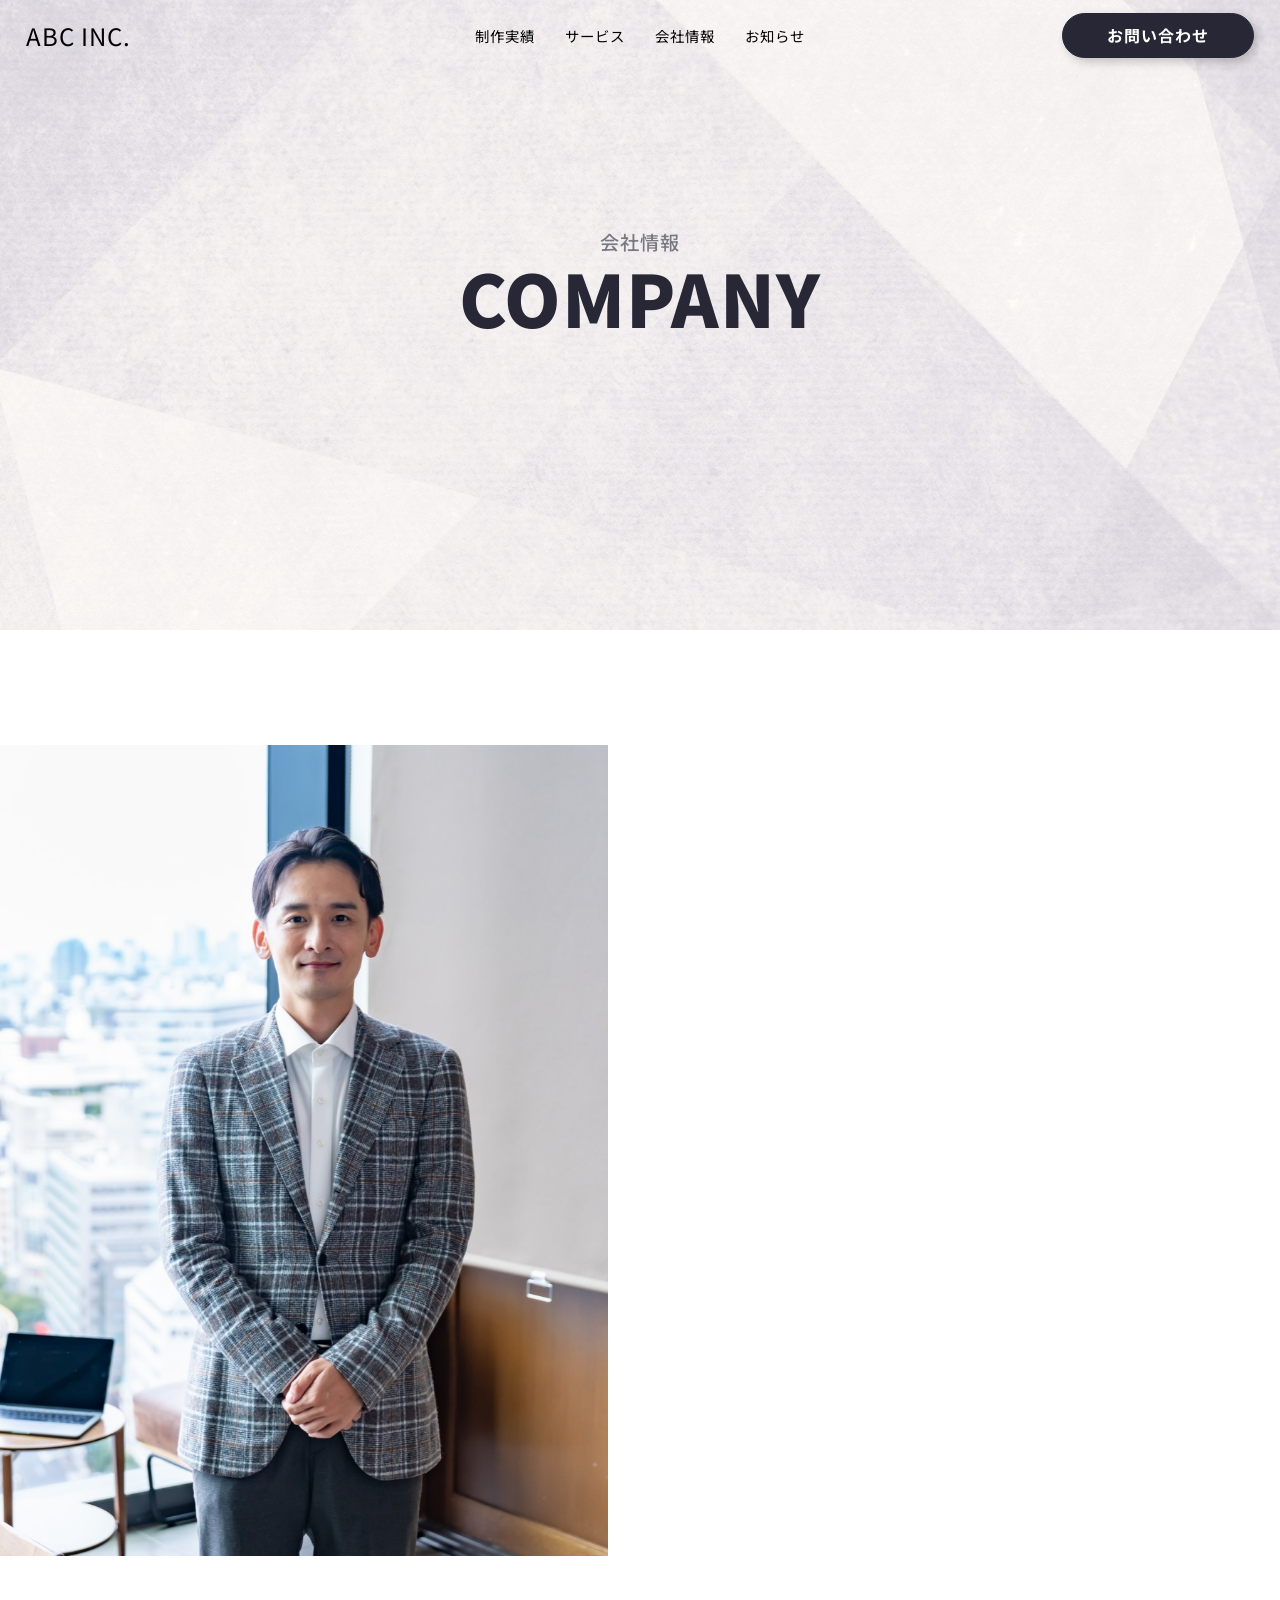
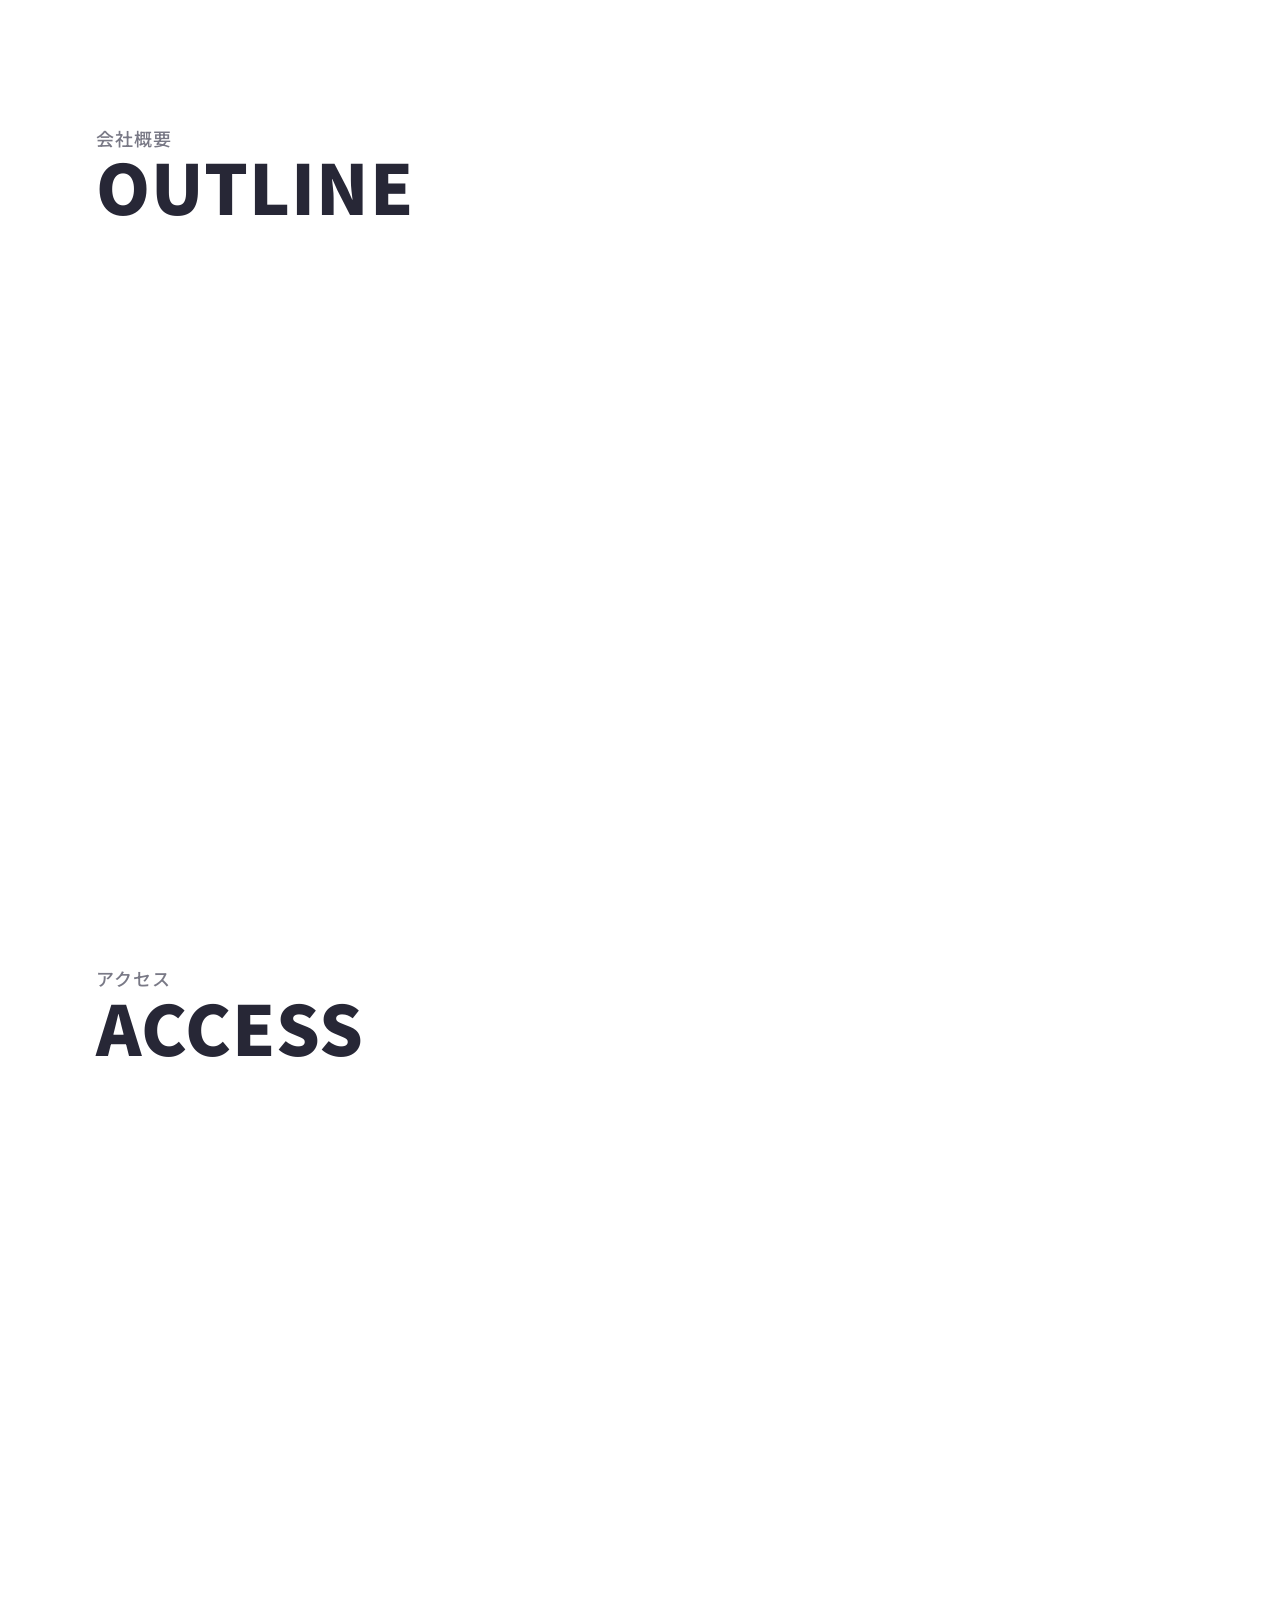
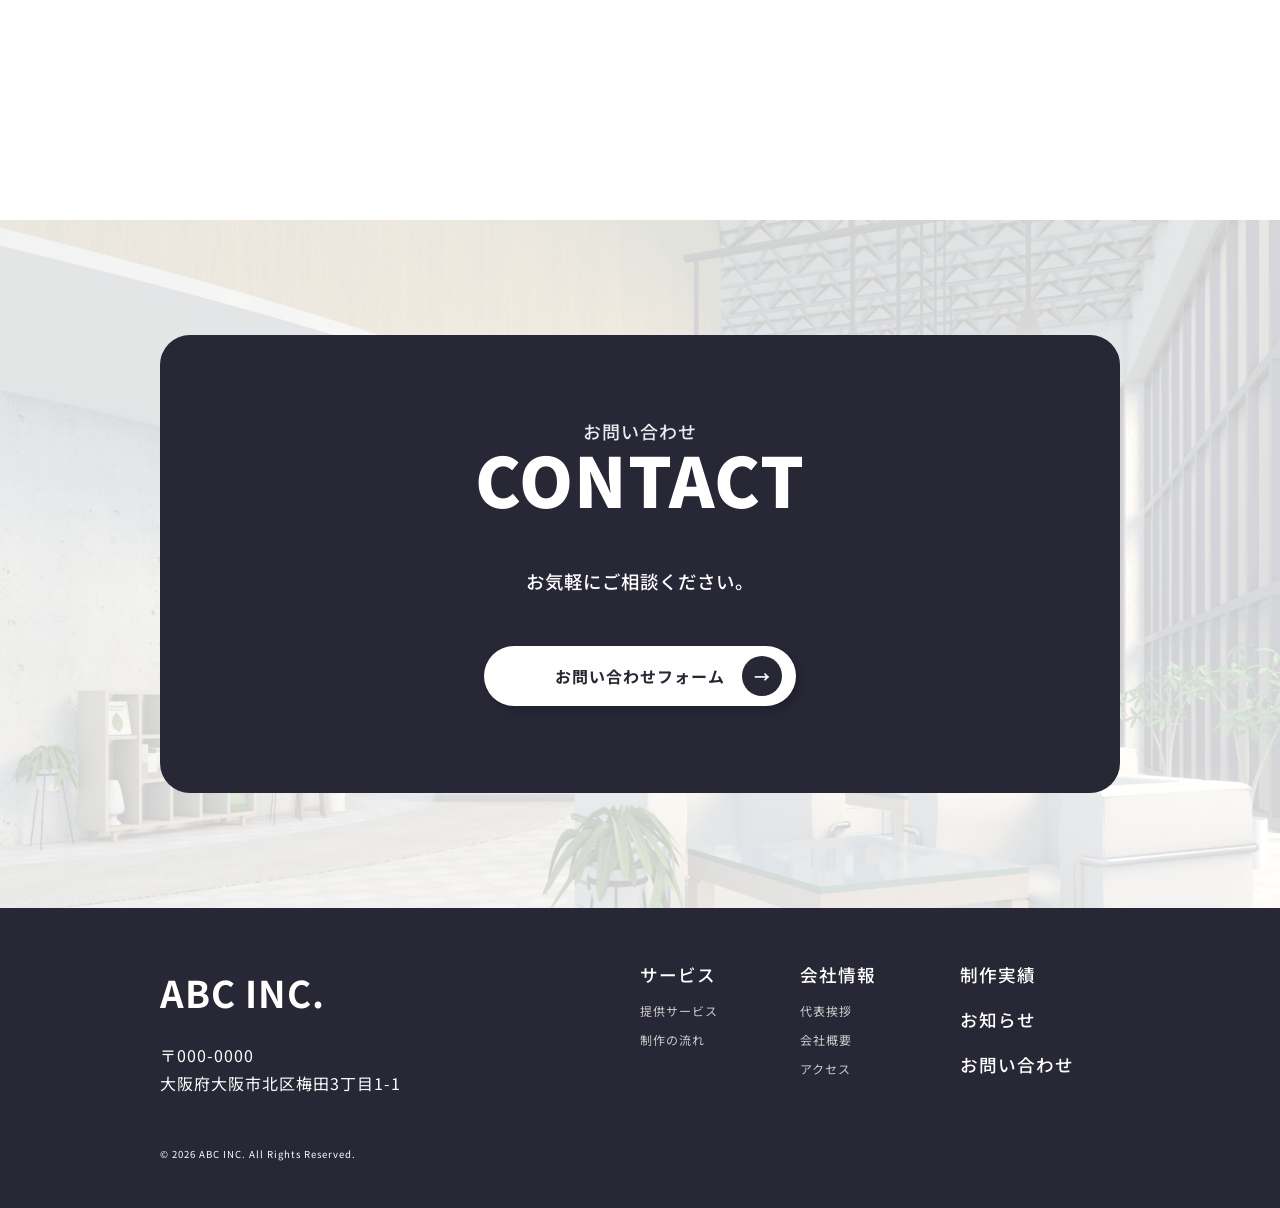
<file: html/company.html>
<!DOCTYPE html>
<html lang="ja">
<head>
  <meta charset="UTF-8">
  <title>ABC INC.</title>
  <meta name="description"
    content="ABC株式会社はお客様の課題に寄り添い、成果につながるWeb制作とwebマーケティングを提供し、事業価値を高める支援を行います。">
  <meta name="keywords" content="ABC株式会社,Web制作会社,webサイト制作,webマーケティング">
  <meta name="viewport" content="width=device-width, initial-scale=1.0">
  <meta property="og:url" content="">
  <meta property="og:type" content="website">
  <meta property="og:title" content="ABC株式会社">
  <meta property="og:description"
    content="ABC株式会社はお客様の課題に寄り添い、成果につながるWeb制作とwebマーケティングを提供し、事業価値を高める支援を行います。">
  <meta property="og:site_name" content="ABC株式会社">
  <meta property="og:image" content="">
  <link rel="icon" href="favicon.ico">
  <link rel="preconnect" href="https://fonts.googleapis.com">
  <link rel="preconnect" href="https://fonts.gstatic.com" crossorigin>
  <link href="https://fonts.googleapis.com/css2?family=Noto+Sans+JP:wght@100..900&display=swap" rel="stylesheet">
  <link rel="stylesheet" type="text/css" href="../css/style.css">
</head>

<body>
  <header class="header sub" id="header">
    <div class="header-wrap">
      <div class="header-wrap__logo">
        <a href="/">
          <h1>ABC INC.</h1>
        </a>
      </div>
      <nav class="header-wrap__nav" id="h-menu">
          <div id="h-menu-list">
            <ul class="header-wrap__nav__list">
              <li class="header-wrap__nav__list__item">
                <a href="../html/works.html">制作実績</a>
              </li>
              <li class="header-wrap__nav__list__item">
                <a href="../html/service.html">サービス</a>
              </li>
              <li class="header-wrap__nav__list__item">
                <a href="../html/company.html">会社情報</a>
              </li>
              <li class="header-wrap__nav__list__item">
                <a href="../html/news.html">お知らせ</a>
              </li>
            </ul>
          </div>
      </nav>
      <div class="header-wrap__right">
        <div class="header-wrap__right__cta">
          <a href="../html/contact.html">お問い合わせ</a>
        </div>
        <div class="openbtn">
          <span></span>
          <span></span>
          <span></span>
        </div>
      </div>
    </div>
  </header>

  <main>
    <section class="top sub" id="top">
        <div class="top-wrap">
          <div class="top-wrap__ttl">
            <h2>
              <span>会社情報</span>
              COMPANY
            </h2>
          </div>
        </div>
      </section>

      <section class="mes" id="mes">
        <div class="mes-wrap __inner">
          <div class="mes-wrap__img">
            <img src="../img/com-mes.jpg" alt="代表画像">
          </div>
          <div class="mes-wrap__con fadeRightTrigger">
            <h2 class="ttl">
              <span>代表メッセージ</span>
              MESSAGE
            </h2>
            <h3 class="mes-wrap__con__copy">
              事業価値を高め、成長を支えるパートナー
            </h3>
            <p class="mes-wrap__con__txt">Web制作は「つくること」が目的ではなく、その先でどのような結果が生み出されるかが重要だと考えています。<br><br>
            Webは日々進化しており、ユーザーのニーズや求められる価値も常に変化しています。そうした環境の中で私たちは、お客様が抱えている課題や想いを理解し、しっかりと成果につなげることを大切にしています。<br><br>
            お客様と共に成長し信頼されるパートナーとして、最適なサービスを提供してまいります。</p>
            <p class="mes-wrap__con__name"><span>代表取締役社長</span>田中一郎</p>
          </div>
        </div>
      </section>
      
      <section class="out" id="out">
        <div class="out-wrap __inner">
          <div class="out-wrap__ttl">
            <h2 class="ttl">
              <span>会社概要</span>
              OUTLINE
            </h2>
          </div>
          <div class="out-wrap__body">
            <dl>
            <div class="row fadeUpTrigger">
              <dt>会社名</dt>
              <dd>ABC INC.</dd>
            </div>

            <div class="row fadeUpTrigger">
              <dt>所在地</dt>
              <dd>大阪府大阪市北区梅田3丁目1-1</dd>
            </div>
            
            <div class="row fadeUpTrigger">
              <dt>設立</dt>
              <dd>2015年5月1日</dd>
            </div>

            <div class="row fadeUpTrigger">
              <dt>代表者</dt>
              <dd>田中一郎</dd>
            </div>

            <div class="row fadeUpTrigger">
              <dt>資本金</dt>
              <dd>4000万円</dd>
            </div>

            <div class="row fadeUpTrigger">
              <dt>スタッフ数</dt>
              <dd>30名（2026年現在）</dd>
            </div>

            <div class="row fadeUpTrigger">
              <dt>事業内容</dt>
              <dd>Webサイト制作、Webマーケティング支援</dd>
            </div>
          </dl>
          </div>
        </div>
      </section>

      <section class="acc" id="acc">
        <div class="acc-wrap __inner">
          <div class="acc-wrap__ttl">
            <h2 class="ttl">
              <span>アクセス</span>
              ACCESS
            </h2>
          </div>
          <div class="acc-wrap__body">
            <div class="acc-wrap__body__map">
              <iframe src="https://www.google.com/maps/embed?pb=!1m18!1m12!1m3!1d3280.1068285141323!2d135.4933756760103!3d34.702485372918986!2m3!1f0!2f0!3f0!3m2!1i1024!2i768!4f13.1!3m3!1m2!1s0x6000e68d95e3a70b%3A0x1baec822e859c84a!2z5aSn6Ziq6aeF!5e0!3m2!1sja!2sjp!4v1777968471405!5m2!1sja!2sjp" width="600" height="450" style="border:0;" allowfullscreen="" loading="lazy" referrerpolicy="no-referrer-when-downgrade"></iframe>
            </div>
            <div class="acc-wrap__body__add fadeLeftTrigger">
              <p class="acc-wrap__body__add__ttl">住所</p>
              <p class="acc-wrap__body__add__txt">〒000-0000<br>
              大阪府大阪市北区梅田3丁目1-1</p>
            </div>
          </div>
        </div>
      </section>

      <section class="contact" id="contact">
        <div class="contact-wrap __inner">
          <div class="contact-bg">
            <div class="contact-wrap__ttl">
              <h2 class="ttl">
                <span>お問い合わせ</span>
                CONTACT
              </h2>
            </div>
            <div class="contact-wrap__body">
              <div class="contact-wrap__body__txt">
                <p>お気軽にご相談ください。</p>
              </div>
              <div class="btn">
                <a href="../html/contact.html">お問い合わせフォーム
                  <span>→</span>
                </a>
              </div>
            </div>
          </div>
        </div>
      </section>
  </main>

  <footer class="footer" id="footer">
    <div class="footer-wrap">
      <div class="footer-wrap__left">
        <div class="footer-wrap__left__logo">
          <h2>ABC INC.</h2>
        </div>
        <div class="footer-wrap__left__add">
          <p>〒000-0000<br>
          大阪府大阪市北区梅田3丁目1-1</p>
        </div>
      </div>
      <div class="footer-wrap__right">
        <ul class="footer-wrap__right__list __left">
          <li class="footer-wrap__right__list__item">
            <a href="../html/service.html">サービス</a>
            <ul class="footer-wrap__right__list__item__sub">
              <li class="footer-wrap__right__list__item__sub__item">
                <a href="../html/service.html#pro">提供サービス</a>
              </li>
              <li class="footer-wrap__right__list__item__sub__item">
                <a href="../html/company.html#flow">制作の流れ</a>
              </li>
            </ul>
          </li>
        </ul>
        <ul class="footer-wrap__right__list">
          <li class="footer-wrap__right__list__item">
            <a href="../html/company.html">会社情報</a>
            <ul class="footer-wrap__right__list__item__sub">
              <li class="footer-wrap__right__list__item__sub__item">
                <a href="../html/company.html#mes">代表挨拶</a>
              </li>
              <li class="footer-wrap__right__list__item__sub__item">
                <a href="../html/company.html#out">会社概要</a>
              </li>
              <li class="footer-wrap__right__list__item__sub__item">
                <a href="../html/company.html#acc">アクセス</a>
              </li>
            </ul>
          </li>
        </ul>
        <ul class="footer-wrap__right__list">
          <li class="footer-wrap__right__list__item __mb">
            <a href="../html/works.html">制作実績</a>
          </li>
          <li class="footer-wrap__right__list__item __mb">
            <a href="../html/news.html">お知らせ</a>
          </li>
          <li class="footer-wrap__right__list__item __mb">
            <a href="../html/contact.html">お問い合わせ</a>
          </li>
        </ul>
      </div>
      <div class="footer-wrap__copyright">
        <p>© 2026 ABC INC. All Rights Reserved.</p>
      </div>
    </div>
  </footer>

  <script src="https://cdnjs.cloudflare.com/ajax/libs/jquery/3.4.1/jquery.min.js"></script>
  <script type="text/javascript" src="../js/hamburger.js"></script>
  <script type="text/javascript" src="../js/scrollheader.js"></script>
  <script type="text/javascript" src="../js/fadeIn.js"></script>
</body>

</html>
</file>
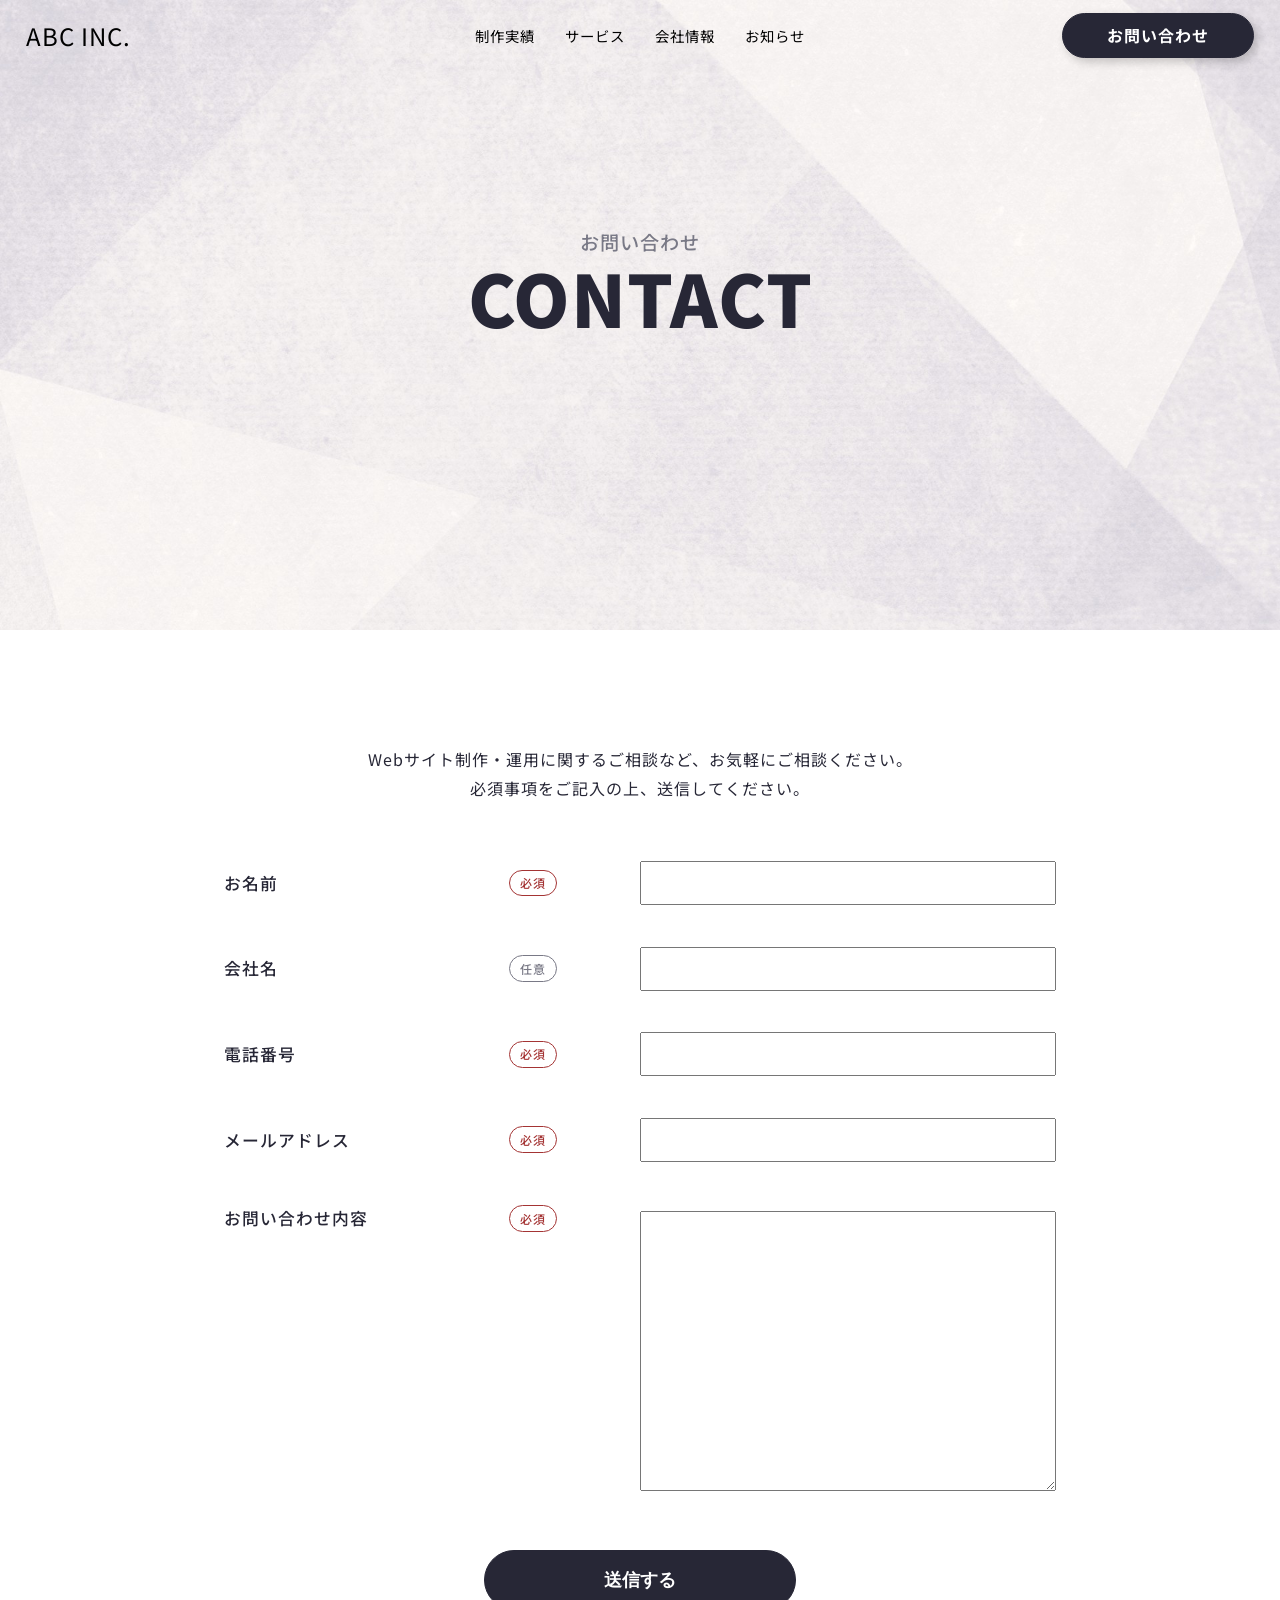
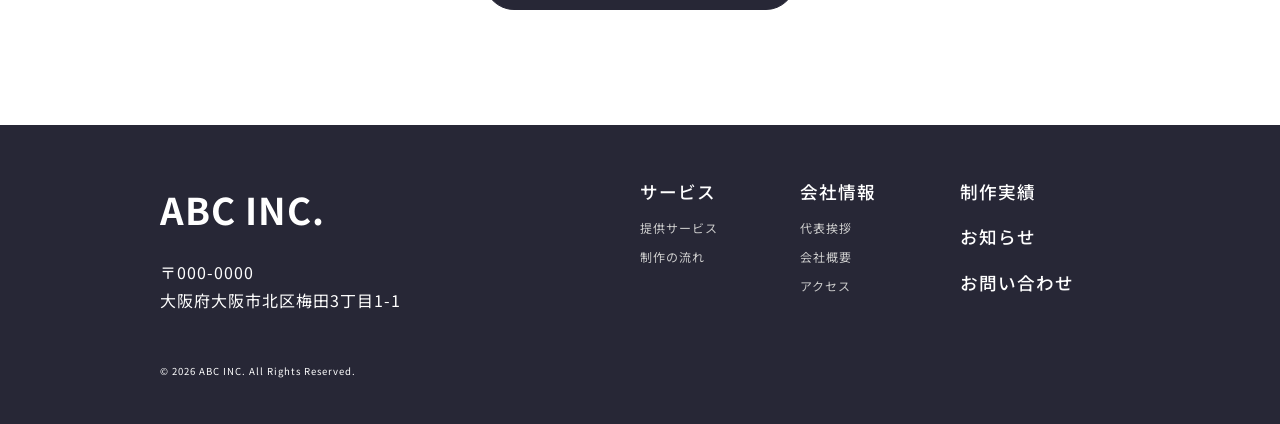
<file: html/contact.html>
<!DOCTYPE html>
<html lang="ja">
<head>
  <meta charset="UTF-8">
  <title>ABC INC.</title>
  <meta name="description"
    content="ABC株式会社はお客様の課題に寄り添い、成果につながるWeb制作とwebマーケティングを提供し、事業価値を高める支援を行います。">
  <meta name="keywords" content="ABC株式会社,Web制作会社,webサイト制作,webマーケティング">
  <meta name="viewport" content="width=device-width, initial-scale=1.0">
  <meta property="og:url" content="">
  <meta property="og:type" content="website">
  <meta property="og:title" content="ABC株式会社">
  <meta property="og:description"
    content="ABC株式会社はお客様の課題に寄り添い、成果につながるWeb制作とwebマーケティングを提供し、事業価値を高める支援を行います。">
  <meta property="og:site_name" content="ABC株式会社">
  <meta property="og:image" content="">
  <link rel="icon" href="favicon.ico">
  <link rel="preconnect" href="https://fonts.googleapis.com">
  <link rel="preconnect" href="https://fonts.gstatic.com" crossorigin>
  <link href="https://fonts.googleapis.com/css2?family=Noto+Sans+JP:wght@100..900&display=swap" rel="stylesheet">
  <link rel="stylesheet" type="text/css" href="../css/style.css">
</head>

<body>
  <header class="header sub" id="header">
    <div class="header-wrap">
      <div class="header-wrap__logo">
        <a href="/">
          <h1>ABC INC.</h1>
        </a>
      </div>
      <nav class="header-wrap__nav" id="h-menu">
          <div id="h-menu-list">
            <ul class="header-wrap__nav__list">
              <li class="header-wrap__nav__list__item">
                <a href="../html/works.html">制作実績</a>
              </li>
              <li class="header-wrap__nav__list__item">
                <a href="../html/service.html">サービス</a>
              </li>
              <li class="header-wrap__nav__list__item">
                <a href="../html/company.html">会社情報</a>
              </li>
              <li class="header-wrap__nav__list__item">
                <a href="../html/news.html">お知らせ</a>
              </li>
            </ul>
          </div>
      </nav>
      <div class="header-wrap__right">
        <div class="header-wrap__right__cta">
          <a href="../html/contact.html">お問い合わせ</a>
        </div>
        <div class="openbtn">
          <span></span>
          <span></span>
          <span></span>
        </div>
      </div>
    </div>
  </header>

  <main>
    <section class="top sub" id="top">
        <div class="top-wrap">
          <div class="top-wrap__ttl">
            <h2>
              <span>お問い合わせ</span>
              CONTACT
            </h2>
          </div>
        </div>
      </section>

      <section class="con" id="con">
        <div class="con-wrap __inner">
          <div class="con-wrap__txt">
            <p>Webサイト制作・運用に関するご相談など、お気軽にご相談ください。<br>
            必須事項をご記入の上、送信してください。</p>
          </div>
          <div class="con-wrap__body">
            <form class="con-wrap__body__form" method="post">
              <div class="con-wrap__body__form__block">
                <label class="con-wrap__body__form__block__left">
                  <p>お名前</p>
                  <span>必須</span>
                </label>
                <input type="text" id="name" name="user_name">
              </div>
              <div class="con-wrap__body__form__block">
                <label class="con-wrap__body__form__block__left">
                  <p>会社名</p>
                  <span class="opti">任意</span>
                </label>
                <input type="company" id="company" name="user_company">
              </div>
              <div class="con-wrap__body__form__block">
                <label class="con-wrap__body__form__block__left">
                  <p>電話番号</p>
                  <span>必須</span>
                </label>
                <input type="tel" id="tel" name="user_tel">
              </div>
              <div class="con-wrap__body__form__block">
                <label class="con-wrap__body__form__block__left">
                  <p>メールアドレス</p>
                  <span>必須</span>
                </label>
                <input type="mail" id="mail" name="user_mail">
              </div>
              <div class="con-wrap__body__form__block __con">
                <label class="con-wrap__body__form__block__left">
                  <p>お問い合わせ内容</p>
                  <span>必須</span>
                </label>
                <textarea name="message" id="message"></textarea>
              </div>
              <div class="con-wrap__body__form__btn">
                <button type="submit">送信する</button>
              </div>
            </form>
          </div>
        </div>
      </section>
  </main>

  <footer class="footer" id="footer">
    <div class="footer-wrap">
      <div class="footer-wrap__left">
        <div class="footer-wrap__left__logo">
          <h2>ABC INC.</h2>
        </div>
        <div class="footer-wrap__left__add">
          <p>〒000-0000<br>
          大阪府大阪市北区梅田3丁目1-1</p>
        </div>
      </div>
      <div class="footer-wrap__right">
        <ul class="footer-wrap__right__list __left">
          <li class="footer-wrap__right__list__item">
            <a href="../html/service.html">サービス</a>
            <ul class="footer-wrap__right__list__item__sub">
              <li class="footer-wrap__right__list__item__sub__item">
                <a href="../html/service.html#pro">提供サービス</a>
              </li>
              <li class="footer-wrap__right__list__item__sub__item">
                <a href="../html/company.html#flow">制作の流れ</a>
              </li>
            </ul>
          </li>
        </ul>
        <ul class="footer-wrap__right__list">
          <li class="footer-wrap__right__list__item">
            <a href="../html/company.html">会社情報</a>
            <ul class="footer-wrap__right__list__item__sub">
              <li class="footer-wrap__right__list__item__sub__item">
                <a href="../html/company.html#mes">代表挨拶</a>
              </li>
              <li class="footer-wrap__right__list__item__sub__item">
                <a href="../html/company.html#out">会社概要</a>
              </li>
              <li class="footer-wrap__right__list__item__sub__item">
                <a href="../html/company.html#acc">アクセス</a>
              </li>
            </ul>
          </li>
        </ul>
        <ul class="footer-wrap__right__list">
          <li class="footer-wrap__right__list__item __mb">
            <a href="../html/works.html">制作実績</a>
          </li>
          <li class="footer-wrap__right__list__item __mb">
            <a href="../html/news.html">お知らせ</a>
          </li>
          <li class="footer-wrap__right__list__item __mb">
            <a href="../html/contact.html">お問い合わせ</a>
          </li>
        </ul>
      </div>
      <div class="footer-wrap__copyright">
        <p>© 2026 ABC INC. All Rights Reserved.</p>
      </div>
    </div>
  </footer>

  <script src="https://cdnjs.cloudflare.com/ajax/libs/jquery/3.4.1/jquery.min.js"></script>
  <script type="text/javascript" src="../js/hamburger.js"></script>
  <script type="text/javascript" src="../js/scrollheader.js"></script>
</body>
</html>
</file>
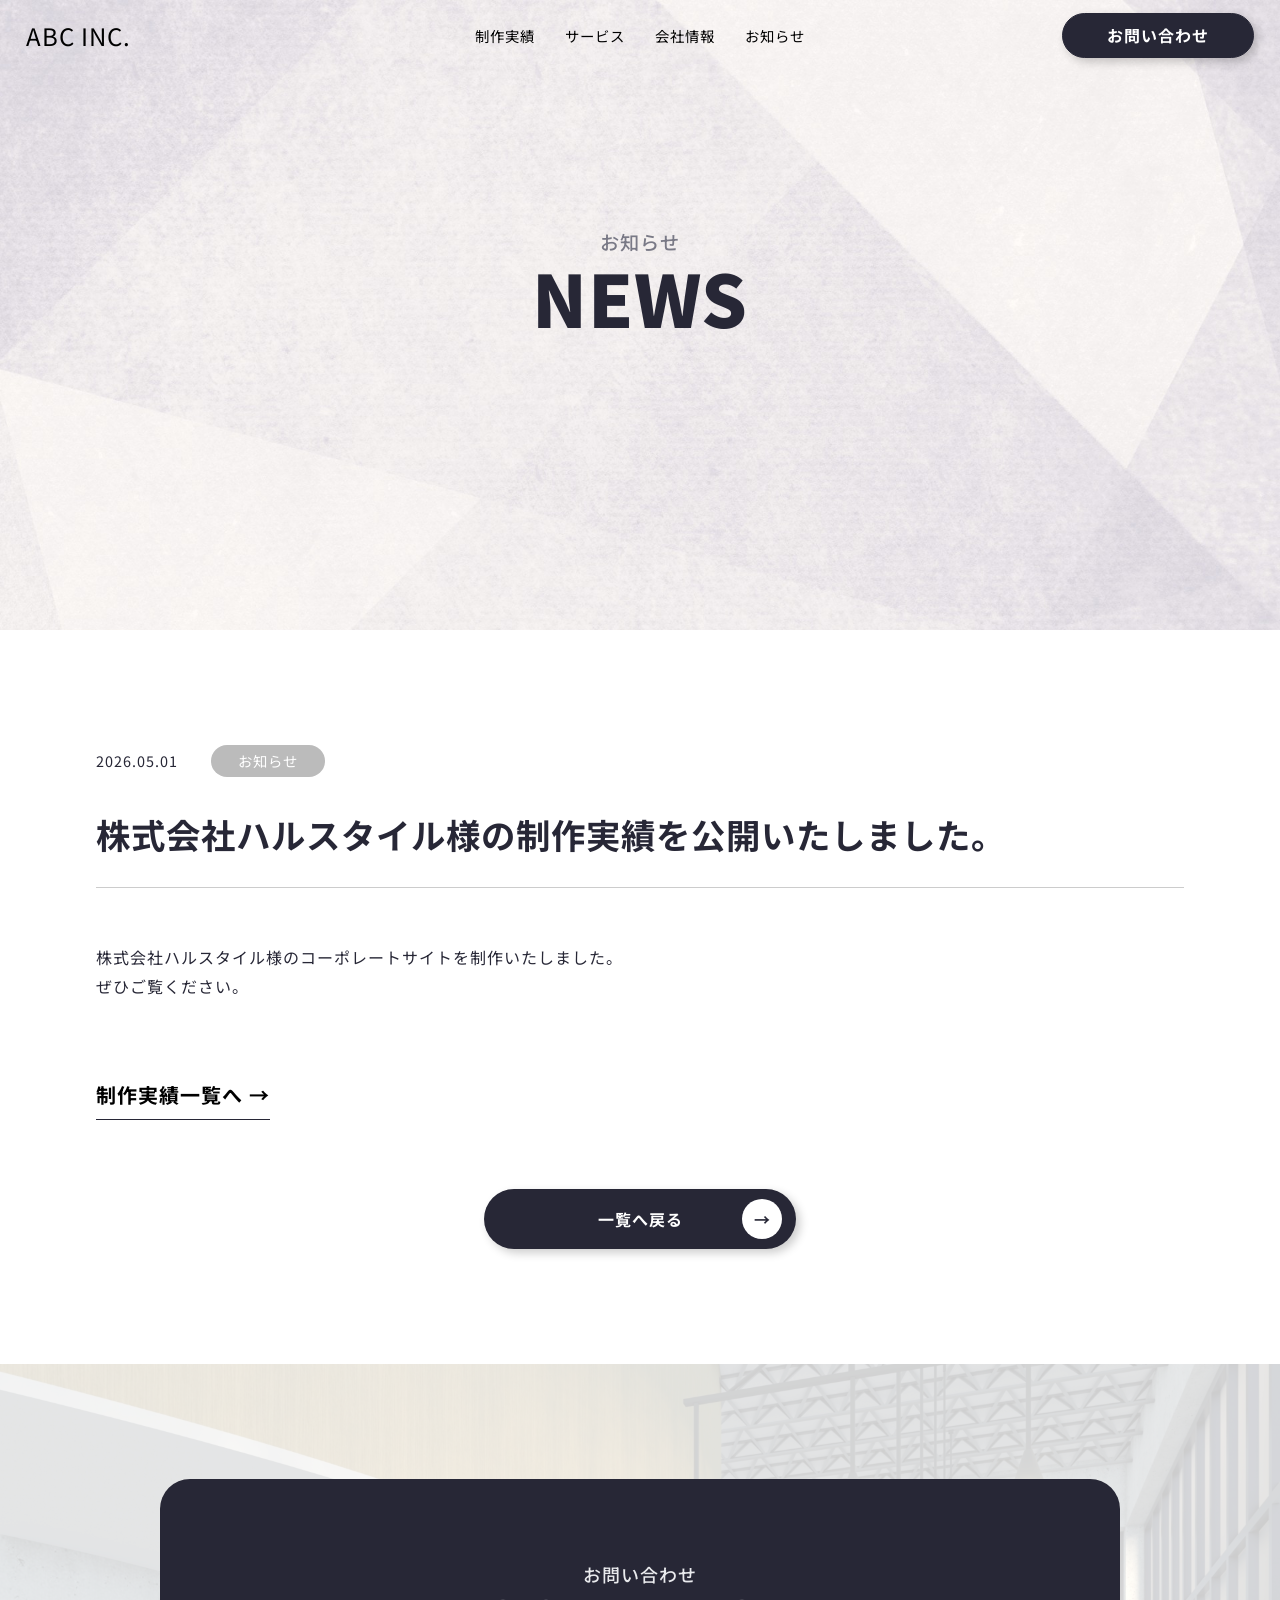
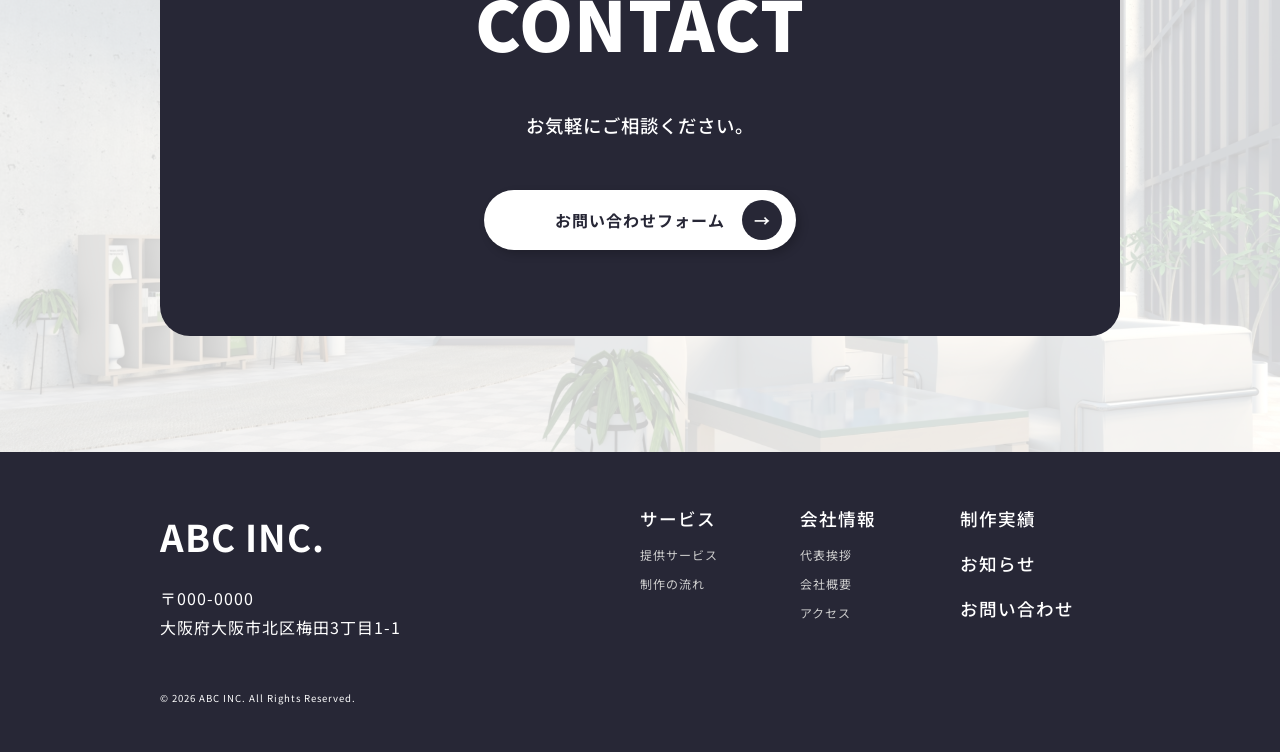
<file: html/news-details.html>
<!DOCTYPE html>
<html lang="ja">
<head>
  <meta charset="UTF-8">
  <title>ABC INC.</title>
  <meta name="description"
    content="ABC株式会社はお客様の課題に寄り添い、成果につながるWeb制作とwebマーケティングを提供し、事業価値を高める支援を行います。">
  <meta name="keywords" content="ABC株式会社,Web制作会社,webサイト制作,webマーケティング">
  <meta name="viewport" content="width=device-width, initial-scale=1.0">
  <meta property="og:url" content="">
  <meta property="og:type" content="website">
  <meta property="og:title" content="ABC株式会社">
  <meta property="og:description"
    content="ABC株式会社はお客様の課題に寄り添い、成果につながるWeb制作とwebマーケティングを提供し、事業価値を高める支援を行います。">
  <meta property="og:site_name" content="ABC株式会社">
  <meta property="og:image" content="">
  <link rel="icon" href="favicon.ico">
  <link rel="preconnect" href="https://fonts.googleapis.com">
  <link rel="preconnect" href="https://fonts.gstatic.com" crossorigin>
  <link href="https://fonts.googleapis.com/css2?family=Noto+Sans+JP:wght@100..900&display=swap" rel="stylesheet">
  <link rel="stylesheet" type="text/css" href="../css/style.css">
</head>

<body>
  <header class="header sub" id="header">
    <div class="header-wrap">
      <div class="header-wrap__logo">
        <a href="/">
          <h1>ABC INC.</h1>
        </a>
      </div>
      <nav class="header-wrap__nav" id="h-menu">
          <div id="h-menu-list">
            <ul class="header-wrap__nav__list">
              <li class="header-wrap__nav__list__item">
                <a href="../html/works.html">制作実績</a>
              </li>
              <li class="header-wrap__nav__list__item">
                <a href="../html/service.html">サービス</a>
              </li>
              <li class="header-wrap__nav__list__item">
                <a href="../html/company.html">会社情報</a>
              </li>
              <li class="header-wrap__nav__list__item">
                <a href="../html/news.html">お知らせ</a>
              </li>
            </ul>
          </div>
      </nav>
      <div class="header-wrap__right">
        <div class="header-wrap__right__cta">
          <a href="../html/contact.html">お問い合わせ</a>
        </div>
        <div class="openbtn">
          <span></span>
          <span></span>
          <span></span>
        </div>
      </div>
    </div>
  </header>

  <main>
    <section class="top sub" id="top">
        <div class="top-wrap">
          <div class="top-wrap__ttl">
            <h2>
              <span>お知らせ</span>
              NEWS
            </h2>
          </div>
        </div>
      </section>

      <section class="news_detail" id="news_detail">
        <div class="news_detail __inner">
          <div class="news_detail-wrap__ttl">
            <div class="news_detail-wrap__ttl__meta">
              <p class="news_detail-wrap__ttl__meta__date">2026.05.01</p>
              <p class="news_detail-wrap__ttl__meta__cate">お知らせ</p>
            </div>
            <div class="news_detail-wrap__ttl__head">
              <h2>株式会社ハルスタイル様の制作実績を公開いたしました。</h2>
            </div>
          </div>
          <div class="news_detail-wrap__body">
            <div class="news_detail-wrap__body__txt">
              <p>株式会社ハルスタイル様のコーポレートサイトを制作いたしました。<br>
              ぜひご覧ください。</p>
            </div>
            <div class="news_detail-wrap__body__btn">
              <a href="../html/works.html">制作実績一覧へ →</a>
            </div>
            <div class="btn">
              <a href="../html/news.html">一覧へ戻る
                <span>→</span>
              </a>
            </div>
          </div>
        </div>
      </section>

      <section class="contact" id="contact">
        <div class="contact-wrap __inner">
          <div class="contact-bg">
            <div class="contact-wrap__ttl">
              <h2 class="ttl">
                <span>お問い合わせ</span>
                CONTACT
              </h2>
            </div>
            <div class="contact-wrap__body">
              <div class="contact-wrap__body__txt">
                <p>お気軽にご相談ください。</p>
              </div>
              <div class="btn">
                <a href="../html/contact.html">お問い合わせフォーム
                  <span>→</span>
                </a>
              </div>
            </div>
          </div>
        </div>
      </section>
  </main>

  <footer class="footer" id="footer">
    <div class="footer-wrap">
      <div class="footer-wrap__left">
        <div class="footer-wrap__left__logo">
          <h2>ABC INC.</h2>
        </div>
        <div class="footer-wrap__left__add">
          <p>〒000-0000<br>
          大阪府大阪市北区梅田3丁目1-1</p>
        </div>
      </div>
      <div class="footer-wrap__right">
        <ul class="footer-wrap__right__list __left">
          <li class="footer-wrap__right__list__item">
            <a href="../html/service.html">サービス</a>
            <ul class="footer-wrap__right__list__item__sub">
              <li class="footer-wrap__right__list__item__sub__item">
                <a href="../html/service.html#pro">提供サービス</a>
              </li>
              <li class="footer-wrap__right__list__item__sub__item">
                <a href="../html/company.html#flow">制作の流れ</a>
              </li>
            </ul>
          </li>
        </ul>
        <ul class="footer-wrap__right__list">
          <li class="footer-wrap__right__list__item">
            <a href="../html/company.html">会社情報</a>
            <ul class="footer-wrap__right__list__item__sub">
              <li class="footer-wrap__right__list__item__sub__item">
                <a href="../html/company.html#mes">代表挨拶</a>
              </li>
              <li class="footer-wrap__right__list__item__sub__item">
                <a href="../html/company.html#out">会社概要</a>
              </li>
              <li class="footer-wrap__right__list__item__sub__item">
                <a href="../html/company.html#acc">アクセス</a>
              </li>
            </ul>
          </li>
        </ul>
        <ul class="footer-wrap__right__list">
          <li class="footer-wrap__right__list__item __mb">
            <a href="../html/works.html">制作実績</a>
          </li>
          <li class="footer-wrap__right__list__item __mb">
            <a href="../html/news.html">お知らせ</a>
          </li>
          <li class="footer-wrap__right__list__item __mb">
            <a href="../html/contact.html">お問い合わせ</a>
          </li>
        </ul>
      </div>
      <div class="footer-wrap__copyright">
        <p>© 2026 ABC INC. All Rights Reserved.</p>
      </div>
    </div>
  </footer>

  <script src="https://cdnjs.cloudflare.com/ajax/libs/jquery/3.4.1/jquery.min.js"></script>
  <script type="text/javascript" src="../js/hamburger.js"></script>
  <script type="text/javascript" src="../js/scrollheader.js"></script>
</body>
</html>
</file>
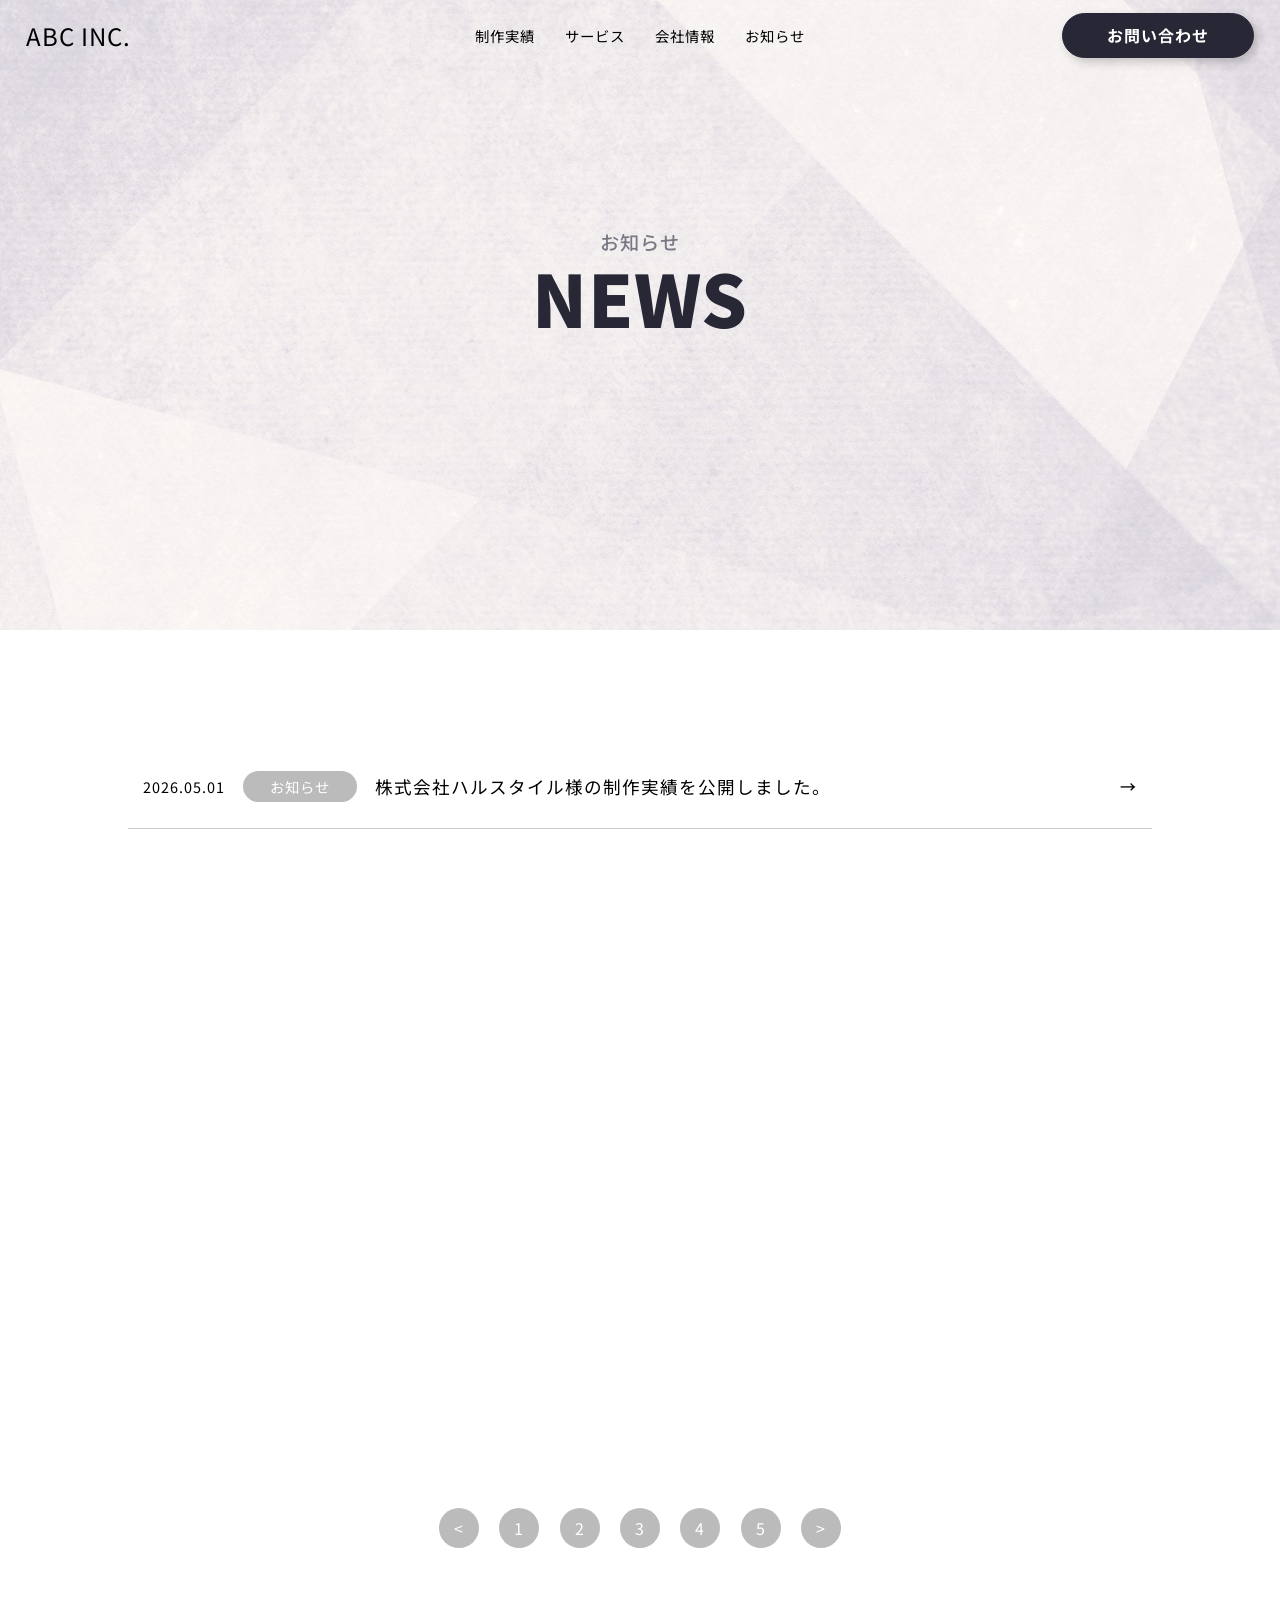
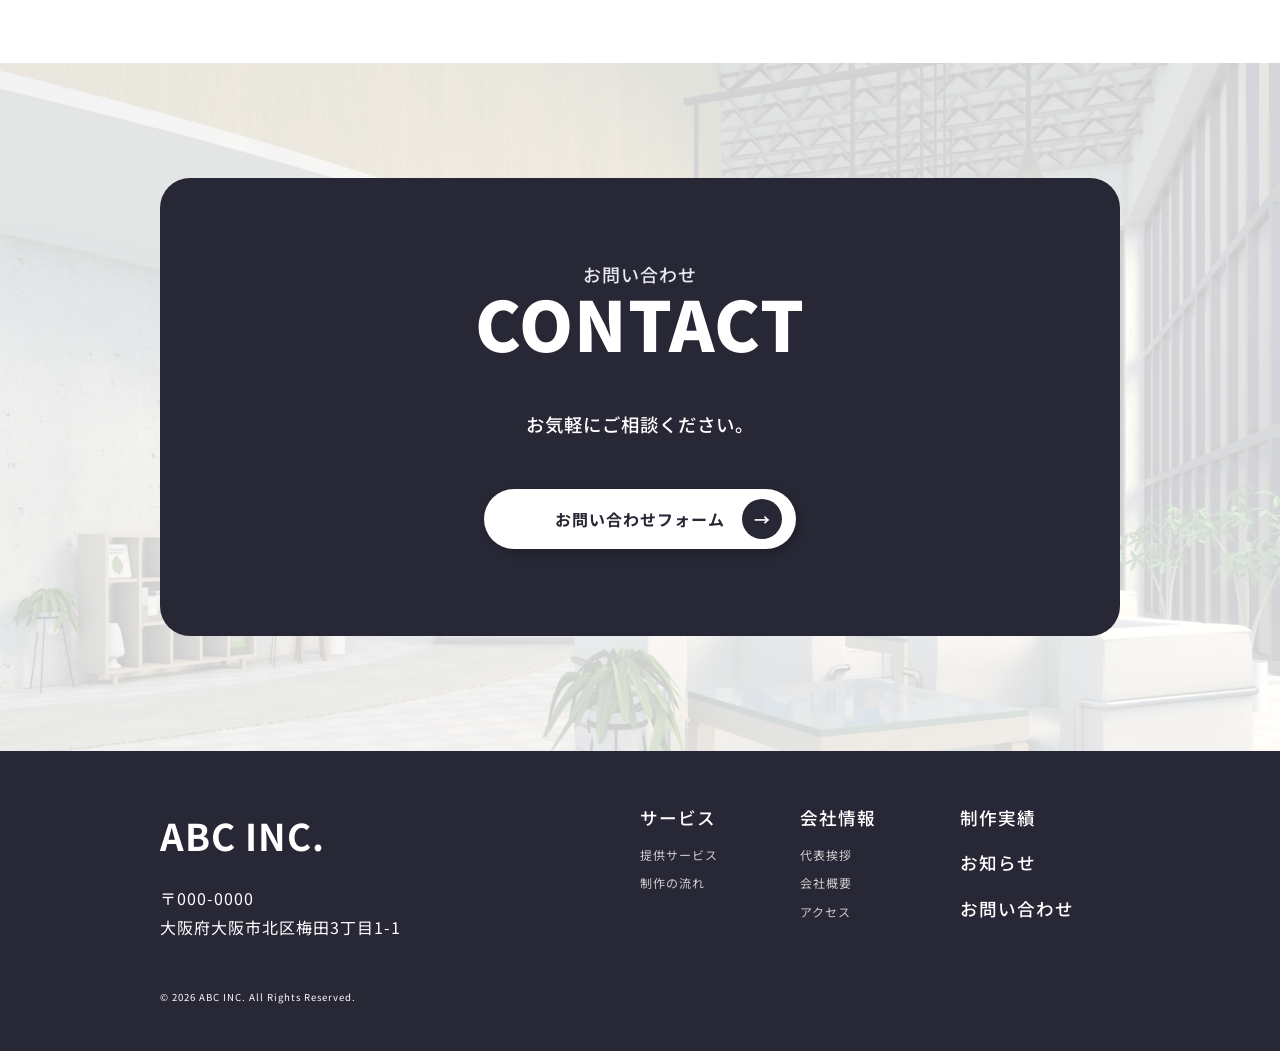
<file: html/news.html>
<!DOCTYPE html>
<html lang="ja">
<head>
  <meta charset="UTF-8">
  <title>ABC INC.</title>
  <meta name="description"
    content="ABC株式会社はお客様の課題に寄り添い、成果につながるWeb制作とwebマーケティングを提供し、事業価値を高める支援を行います。">
  <meta name="keywords" content="ABC株式会社,Web制作会社,webサイト制作,webマーケティング">
  <meta name="viewport" content="width=device-width, initial-scale=1.0">
  <meta property="og:url" content="">
  <meta property="og:type" content="website">
  <meta property="og:title" content="ABC株式会社">
  <meta property="og:description"
    content="ABC株式会社はお客様の課題に寄り添い、成果につながるWeb制作とwebマーケティングを提供し、事業価値を高める支援を行います。">
  <meta property="og:site_name" content="ABC株式会社">
  <meta property="og:image" content="">
  <link rel="icon" href="favicon.ico">
  <link rel="preconnect" href="https://fonts.googleapis.com">
  <link rel="preconnect" href="https://fonts.gstatic.com" crossorigin>
  <link href="https://fonts.googleapis.com/css2?family=Noto+Sans+JP:wght@100..900&display=swap" rel="stylesheet">
  <link rel="stylesheet" type="text/css" href="../css/style.css">
</head>

<body>
  <header class="header sub" id="header">
    <div class="header-wrap">
      <div class="header-wrap__logo">
        <a href="/">
          <h1>ABC INC.</h1>
        </a>
      </div>
      <nav class="header-wrap__nav" id="h-menu">
          <div id="h-menu-list">
            <ul class="header-wrap__nav__list">
              <li class="header-wrap__nav__list__item">
                <a href="../html/works.html">制作実績</a>
              </li>
              <li class="header-wrap__nav__list__item">
                <a href="../html/service.html">サービス</a>
              </li>
              <li class="header-wrap__nav__list__item">
                <a href="../html/company.html">会社情報</a>
              </li>
              <li class="header-wrap__nav__list__item">
                <a href="../html/news.html">お知らせ</a>
              </li>
            </ul>
          </div>
      </nav>
      <div class="header-wrap__right">
        <div class="header-wrap__right__cta">
          <a href="../html/contact.html">お問い合わせ</a>
        </div>
        <div class="openbtn">
          <span></span>
          <span></span>
          <span></span>
        </div>
      </div>
    </div>
  </header>

  <main>
    <section class="top sub" id="top">
        <div class="top-wrap">
          <div class="top-wrap__ttl">
            <h2>
              <span>お知らせ</span>
              NEWS
            </h2>
          </div>
        </div>
      </section>

      <section class="news_sub" id="news">
        <div class="news_sub-wrap __inner">
          <div class="news_sub-wrap__body">
            <ul class="news_sub-wrap__body__list">
              <a href="../html/news-details.html">
                <li class="news_sub-wrap__body__list__item fadeUpTrigger">
                  <div class="news_sub-wrap__body__list__item__con">
                    <p class="news_sub-wrap__body__list__item__con__date">2026.05.01</p>
                    <p class="news_sub-wrap__body__list__item__con__cate">お知らせ</p>
                    <p class="news_sub-wrap__body__list__item__con__head">株式会社ハルスタイル様の制作実績を公開しました。</p>
                  </div>
                  <div class="news_sub-wrap__body__list__item__arrow">
                    <p>→</p>
                  </div>
                </li>
              </a>
              <a href="../html/news-details.html">
                <li class="news_sub-wrap__body__list__item fadeUpTrigger">
                  <div class="news_sub-wrap__body__list__item__con">
                    <p class="news_sub-wrap__body__list__item__con__date">2026.05.01</p>
                    <p class="news_sub-wrap__body__list__item__con__cate">お知らせ</p>
                    <p class="news_sub-wrap__body__list__item__con__head">株式会社ハルスタイル様の制作実績を公開しました。</p>
                  </div>
                  <div class="news_sub-wrap__body__list__item__arrow">
                    <p>→</p>
                  </div>
                </li>
              </a>
              <a href="../html/news-details.html">
                <li class="news_sub-wrap__body__list__item fadeUpTrigger">
                  <div class="news_sub-wrap__body__list__item__con">
                    <p class="news_sub-wrap__body__list__item__con__date">2026.05.01</p>
                    <p class="news_sub-wrap__body__list__item__con__cate">お知らせ</p>
                    <p class="news_sub-wrap__body__list__item__con__head">株式会社ハルスタイル様の制作実績を公開しました。</p>
                  </div>
                  <div class="news_sub-wrap__body__list__item__arrow">
                    <p>→</p>
                  </div>
                </li>
              </a>
              <a href="../html/news-details.html">
                <li class="news_sub-wrap__body__list__item fadeUpTrigger">
                  <div class="news_sub-wrap__body__list__item__con">
                    <p class="news_sub-wrap__body__list__item__con__date">2026.05.01</p>
                    <p class="news_sub-wrap__body__list__item__con__cate">お知らせ</p>
                    <p class="news_sub-wrap__body__list__item__con__head">株式会社ハルスタイル様の制作実績を公開しました。</p>
                  </div>
                  <div class="news_sub-wrap__body__list__item__arrow">
                    <p>→</p>
                  </div>
                </li>
              </a>
              <a href="../html/news-details.html">
                <li class="news_sub-wrap__body__list__item fadeUpTrigger">
                  <div class="news_sub-wrap__body__list__item__con">
                    <p class="news_sub-wrap__body__list__item__con__date">2026.05.01</p>
                    <p class="news_sub-wrap__body__list__item__con__cate">お知らせ</p>
                    <p class="news_sub-wrap__body__list__item__con__head">株式会社ハルスタイル様の制作実績を公開しました。</p>
                  </div>
                  <div class="news_sub-wrap__body__list__item__arrow">
                    <p>→</p>
                  </div>
                </li>
              </a>
              <a href="../html/news-details.html">
                <li class="news_sub-wrap__body__list__item fadeUpTrigger">
                  <div class="news_sub-wrap__body__list__item__con">
                    <p class="news_sub-wrap__body__list__item__con__date">2026.05.01</p>
                    <p class="news_sub-wrap__body__list__item__con__cate">お知らせ</p>
                    <p class="news_sub-wrap__body__list__item__con__head">株式会社ハルスタイル様の制作実績を公開しました。</p>
                  </div>
                  <div class="news_sub-wrap__body__list__item__arrow">
                    <p>→</p>
                  </div>
                </li>
              </a>
              <a href="../html/news-details.html">
                <li class="news_sub-wrap__body__list__item fadeUpTrigger">
                  <div class="news_sub-wrap__body__list__item__con">
                    <p class="news_sub-wrap__body__list__item__con__date">2026.05.01</p>
                    <p class="news_sub-wrap__body__list__item__con__cate">お知らせ</p>
                    <p class="news_sub-wrap__body__list__item__con__head">株式会社ハルスタイル様の制作実績を公開しました。</p>
                  </div>
                  <div class="news_sub-wrap__body__list__item__arrow">
                    <p>→</p>
                  </div>
                </li>
              </a>
              <a href="../html/news-details.html">
                <li class="news_sub-wrap__body__list__item fadeUpTrigger">
                  <div class="news_sub-wrap__body__list__item__con">
                    <p class="news_sub-wrap__body__list__item__con__date">2026.05.01</p>
                    <p class="news_sub-wrap__body__list__item__con__cate">お知らせ</p>
                    <p class="news_sub-wrap__body__list__item__con__head">株式会社ハルスタイル様の制作実績を公開しました。</p>
                  </div>
                  <div class="news_sub-wrap__body__list__item__arrow">
                    <p>→</p>
                  </div>
                </li>
              </a>
            </ul>
            <ul class="news_sub-wrap__num">
              <li class="news_sub-wrap__num__item">
                <a href="../html/news.html"><</a>
              </li>
              <li class="news_sub-wrap__num__item">
                <a href="../html/news.html">1</a>
              </li>
              <li class="news_sub-wrap__num__item">
                <a href="../html/news.html">2</a>
              </li>
              <li class="news_sub-wrap__num__item">
                <a href="../html/news.html">3</a>
              </li>
              <li class="news_sub-wrap__num__item">
                <a href="../html/news.html">4</a>
              </li>
              <li class="news_sub-wrap__num__item">
                <a href="../html/news.html">5</a>
              </li>
              <li class="news_sub-wrap__num__item">
                <a href="../html/news.html">></a>
              </li>
            </ul>
          </div>
        </div>
      </section>

      <section class="contact" id="contact">
        <div class="contact-wrap __inner">
          <div class="contact-bg">
            <div class="contact-wrap__ttl">
              <h2 class="ttl">
                <span>お問い合わせ</span>
                CONTACT
              </h2>
            </div>
            <div class="contact-wrap__body">
              <div class="contact-wrap__body__txt">
                <p>お気軽にご相談ください。</p>
              </div>
              <div class="btn">
                <a href="../html/contact.html">お問い合わせフォーム
                  <span>→</span>
                </a>
              </div>
            </div>
          </div>
        </div>
      </section>
  </main>

  <footer class="footer" id="footer">
    <div class="footer-wrap">
      <div class="footer-wrap__left">
        <div class="footer-wrap__left__logo">
          <h2>ABC INC.</h2>
        </div>
        <div class="footer-wrap__left__add">
          <p>〒000-0000<br>
          大阪府大阪市北区梅田3丁目1-1</p>
        </div>
      </div>
      <div class="footer-wrap__right">
        <ul class="footer-wrap__right__list __left">
          <li class="footer-wrap__right__list__item">
            <a href="../html/service.html">サービス</a>
            <ul class="footer-wrap__right__list__item__sub">
              <li class="footer-wrap__right__list__item__sub__item">
                <a href="../html/service.html#pro">提供サービス</a>
              </li>
              <li class="footer-wrap__right__list__item__sub__item">
                <a href="../html/company.html#flow">制作の流れ</a>
              </li>
            </ul>
          </li>
        </ul>
        <ul class="footer-wrap__right__list">
          <li class="footer-wrap__right__list__item">
            <a href="../html/company.html">会社情報</a>
            <ul class="footer-wrap__right__list__item__sub">
              <li class="footer-wrap__right__list__item__sub__item">
                <a href="../html/company.html#mes">代表挨拶</a>
              </li>
              <li class="footer-wrap__right__list__item__sub__item">
                <a href="../html/company.html#out">会社概要</a>
              </li>
              <li class="footer-wrap__right__list__item__sub__item">
                <a href="../html/company.html#acc">アクセス</a>
              </li>
            </ul>
          </li>
        </ul>
        <ul class="footer-wrap__right__list">
          <li class="footer-wrap__right__list__item __mb">
            <a href="../html/works.html">制作実績</a>
          </li>
          <li class="footer-wrap__right__list__item __mb">
            <a href="../html/news.html">お知らせ</a>
          </li>
          <li class="footer-wrap__right__list__item __mb">
            <a href="../html/contact.html">お問い合わせ</a>
          </li>
        </ul>
      </div>
      <div class="footer-wrap__copyright">
        <p>© 2026 ABC INC. All Rights Reserved.</p>
      </div>
    </div>
  </footer>

  <script src="https://cdnjs.cloudflare.com/ajax/libs/jquery/3.4.1/jquery.min.js"></script>
  <script type="text/javascript" src="../js/hamburger.js"></script>
  <script type="text/javascript" src="../js/scrollheader.js"></script>
  <script type="text/javascript" src="../js/fadeIn.js"></script>
</body>
</html>
</file>
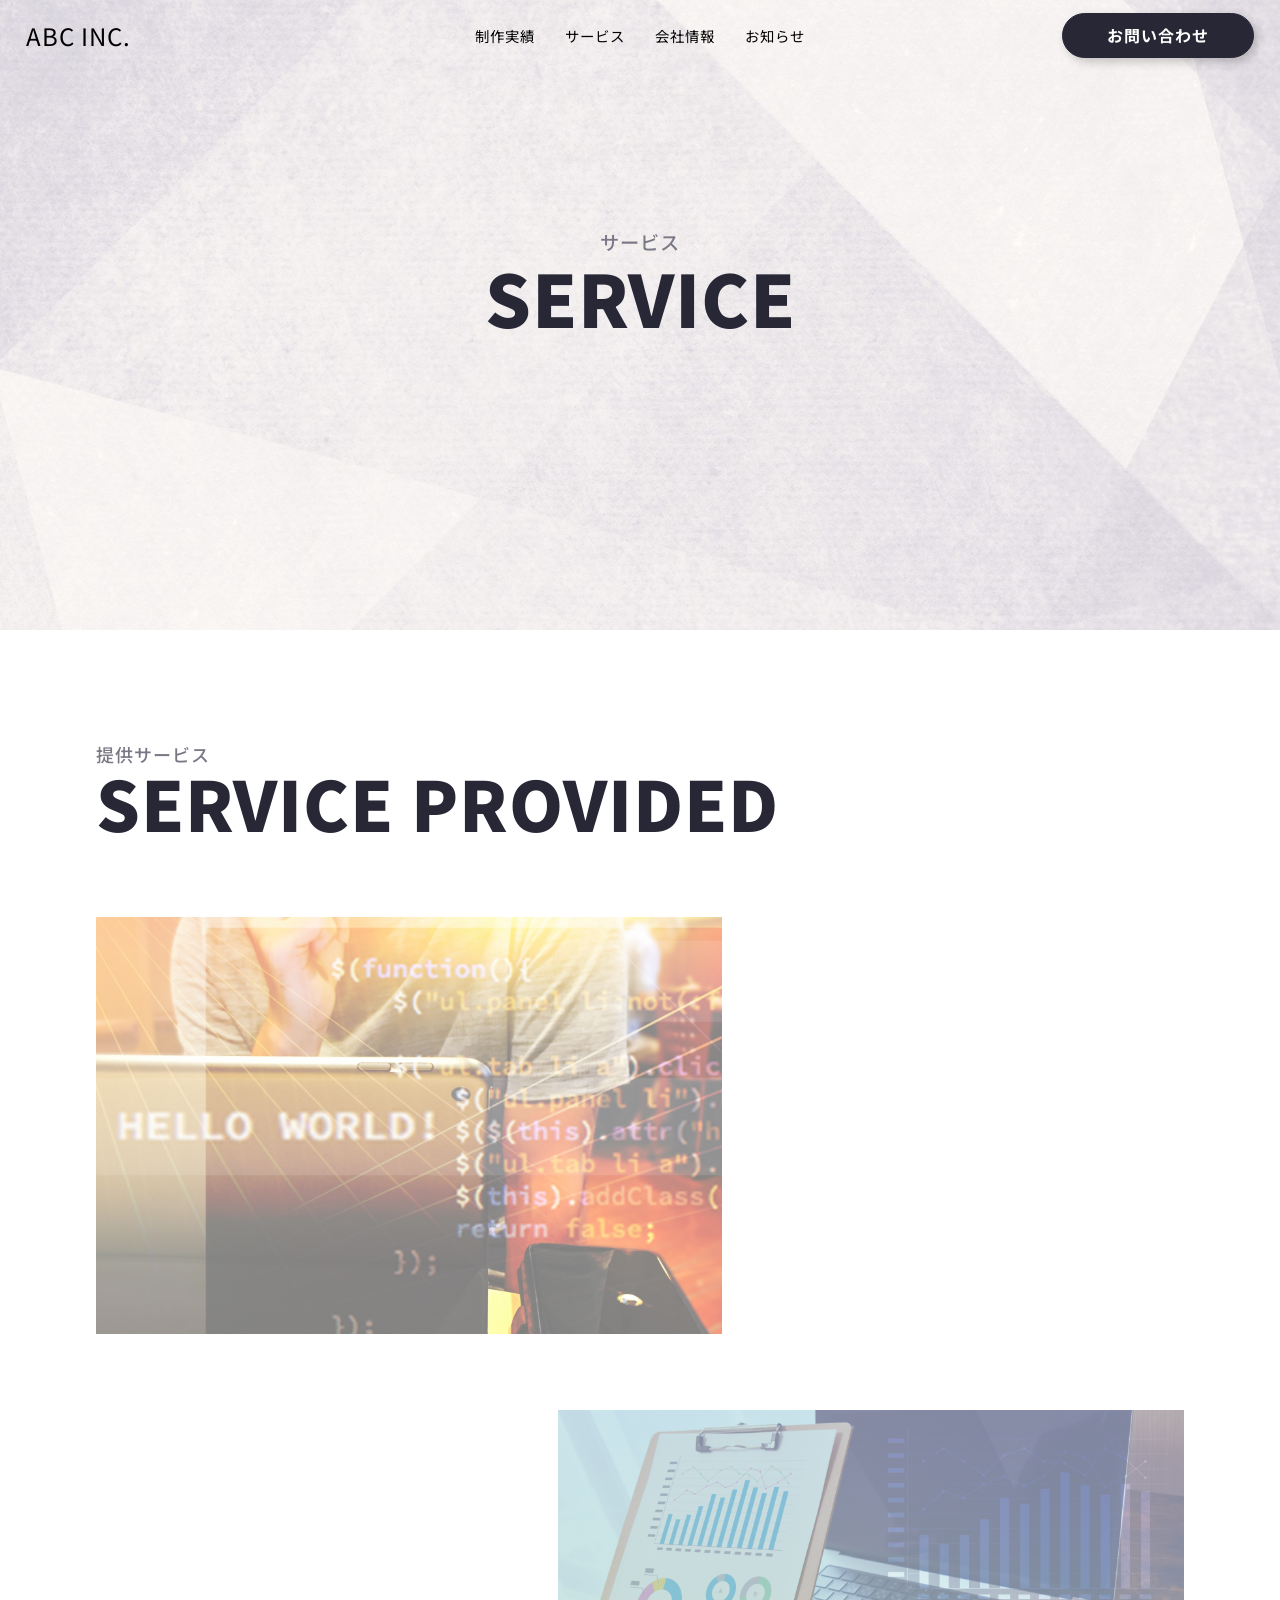
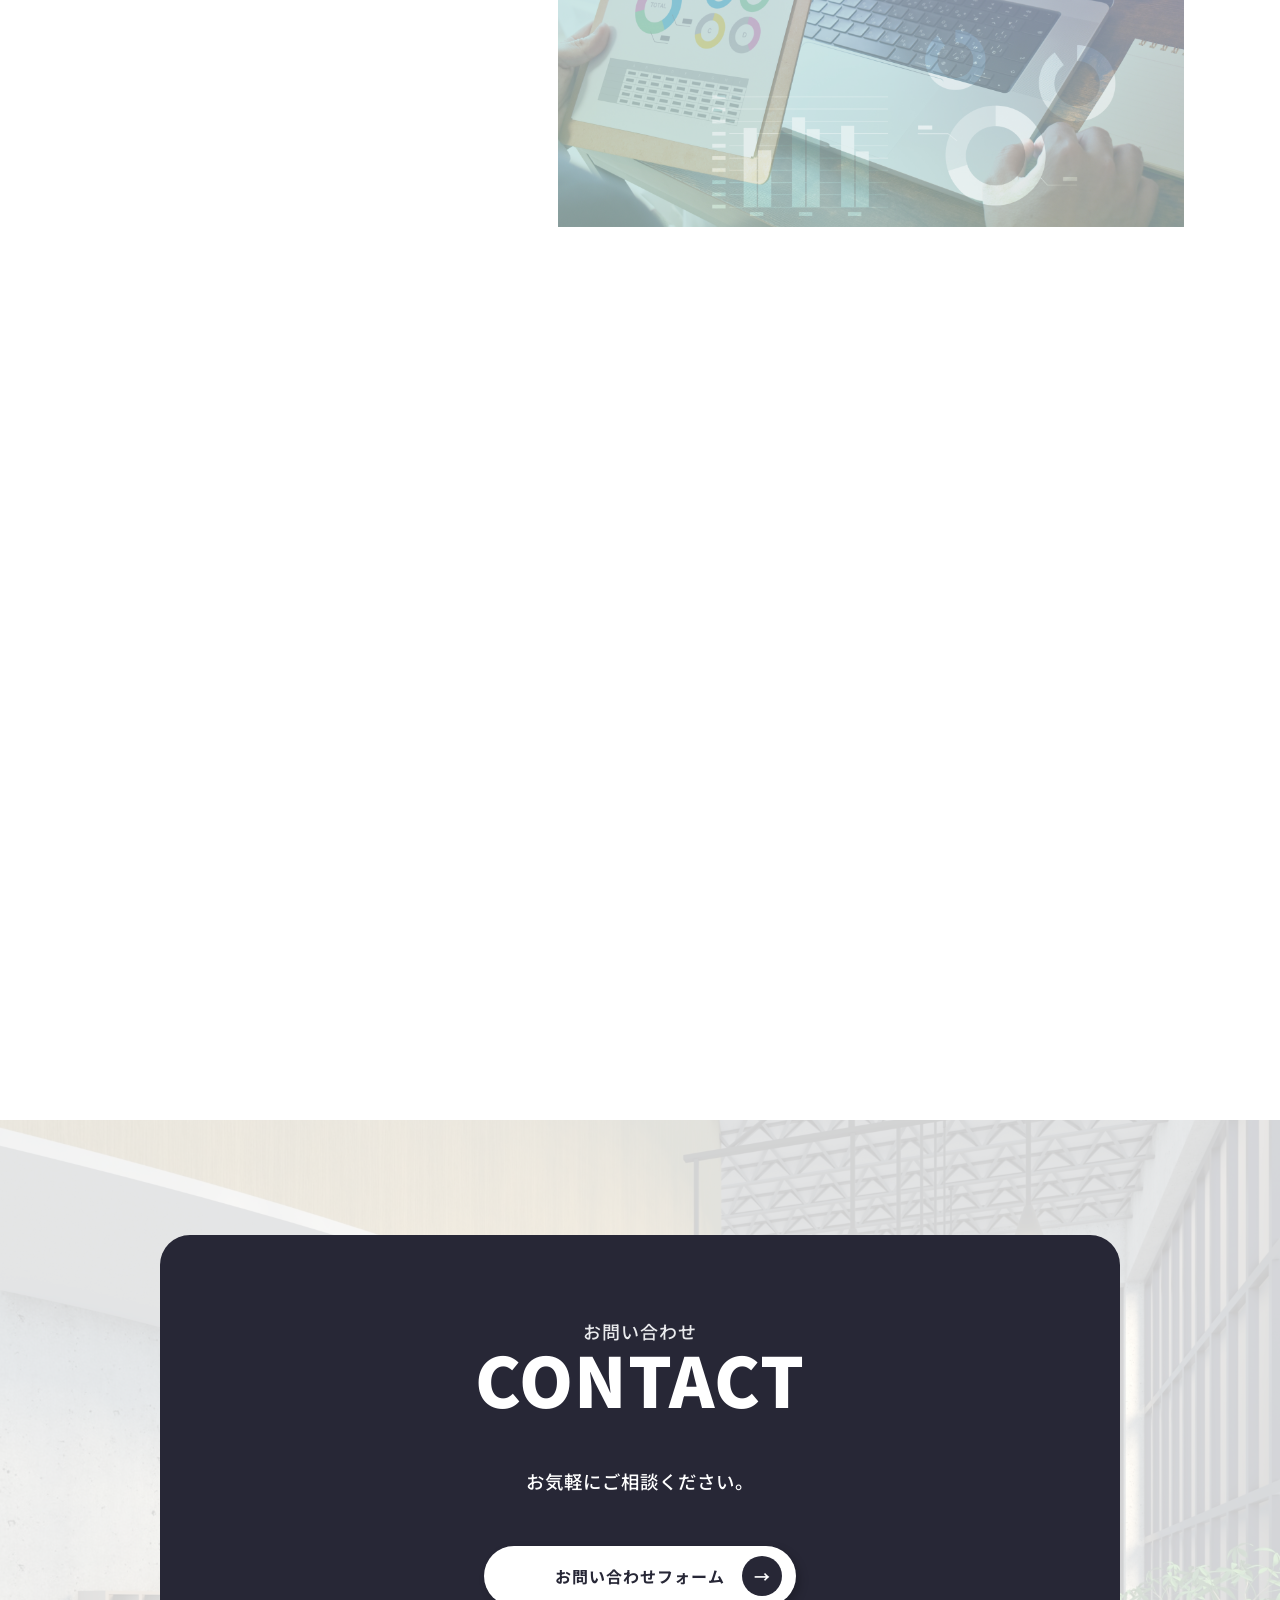
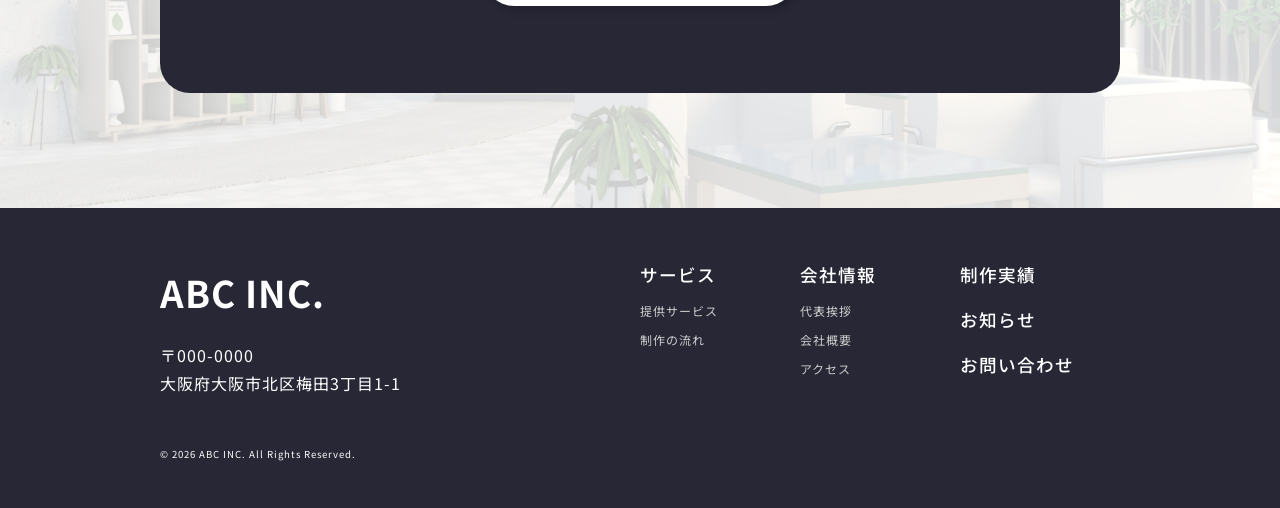
<file: html/service.html>
<!DOCTYPE html>
<html lang="ja">
<head>
  <meta charset="UTF-8">
  <title>ABC INC.</title>
  <meta name="description"
    content="ABC株式会社はお客様の課題に寄り添い、成果につながるWeb制作とwebマーケティングを提供し、事業価値を高める支援を行います。">
  <meta name="keywords" content="ABC株式会社,Web制作会社,webサイト制作,webマーケティング">
  <meta name="viewport" content="width=device-width, initial-scale=1.0">
  <meta property="og:url" content="">
  <meta property="og:type" content="website">
  <meta property="og:title" content="ABC株式会社">
  <meta property="og:description"
    content="ABC株式会社はお客様の課題に寄り添い、成果につながるWeb制作とwebマーケティングを提供し、事業価値を高める支援を行います。">
  <meta property="og:site_name" content="ABC株式会社">
  <meta property="og:image" content="">
  <link rel="icon" href="favicon.ico">
  <link rel="preconnect" href="https://fonts.googleapis.com">
  <link rel="preconnect" href="https://fonts.gstatic.com" crossorigin>
  <link href="https://fonts.googleapis.com/css2?family=Noto+Sans+JP:wght@100..900&display=swap" rel="stylesheet">
  <link rel="stylesheet" type="text/css" href="../css/style.css">
</head>

<body>
  <header class="header sub" id="header">
    <div class="header-wrap">
      <div class="header-wrap__logo">
        <a href="/">
          <h1>ABC INC.</h1>
        </a>
      </div>
      <nav class="header-wrap__nav" id="h-menu">
          <div id="h-menu-list">
            <ul class="header-wrap__nav__list">
              <li class="header-wrap__nav__list__item">
                <a href="../html/works.html">制作実績</a>
              </li>
              <li class="header-wrap__nav__list__item">
                <a href="../html/service.html">サービス</a>
              </li>
              <li class="header-wrap__nav__list__item">
                <a href="../html/company.html">会社情報</a>
              </li>
              <li class="header-wrap__nav__list__item">
                <a href="../html/news.html">お知らせ</a>
              </li>
            </ul>
          </div>
      </nav>
      <div class="header-wrap__right">
        <div class="header-wrap__right__cta">
          <a href="../html/contact.html">お問い合わせ</a>
        </div>
        <div class="openbtn">
          <span></span>
          <span></span>
          <span></span>
        </div>
      </div>
    </div>
  </header>

  <main>
    <section class="top sub" id="top">
        <div class="top-wrap">
          <div class="top-wrap__ttl">
            <h2>
              <span>サービス</span>
              SERVICE
            </h2>
          </div>
        </div>
      </section>

      <section class="pro" id="pro">
        <div class="pro-wrap __inner">
          <div class="pro-wrap__ttl">
            <h2 class="ttl">
              <span>提供サービス</span>
              SERVICE <br class="pc">PROVIDED
            </h2>
          </div>
          <div class="pro-wrap__body">
            <div class="pro-wrap__body__block">
              <div class="pro-wrap__body__block__img">
                <img src="../img/service__1.jpg" alt="サービス画像1">
              </div>
              <div class="pro-wrap__body__block__con fadeUpTrigger">
                <div class="pro-wrap__body__block__con__ttl">
                  <h3>WEBサイト制作</h3>
                </div>
                <div class="pro-wrap__body__block__con__txt">
                  <p>お客様の目的や課題に応じて、集客や成果につながるWebサイトを設計・制作いたします。企業やサービスの魅力を最大限に引き出し、価値向上に貢献いたします。</p>
                </div>
              </div>
            </div>
            <div class="pro-wrap__body__block">
              <div class="pro-wrap__body__block__img">
                <img src="../img/service__2.jpg" alt="サービス画像2">
              </div>
              <div class="pro-wrap__body__block__con fadeUpTrigger">
                <div class="pro-wrap__body__block__con__ttl">
                  <h3>WEBマーケティング支援</h3>
                </div>
                <div class="pro-wrap__body__block__con__txt">
                  <p>お客様の目標や現状に合わせた戦略を立案し、集客から改善まで支援いたします。データ分析に基づいた施策で、継続的な成長をサポートいたします。</p>
                </div>
              </div>
            </div>
          </div>
        </div>
      </section>

      <section class="flow fadeUpTrigger" id="flow">
        <div class="flow-wrap __inner">
          <div class="flow-wrap__ttl">
            <h2 class="ttl">
              <span>制作の流れ</span>
              WORK FLOW
            </h2>
          </div>
          <div class="flow-wrap__body">
            <div class="flow-wrap__body__block">
              <div class="flow-wrap__body__block__arrow">
                <h3>ヒヤリング・要件確認</h3>
              </div>
              <div class="flow-wrap__body__block__con">
                <p>・現状の課題やお悩みの確認<br>
                  ・サイト作成の目的やゴールの明確化<br>
                  ・ターゲットの整理<br>
                  ・コンセプト<br>
                  ・ご予算の情報共有
                </p>
              </div>
            </div>
            <div class="flow-wrap__body__block">
              <div class="flow-wrap__body__block__arrow">
                <h3>ご提案・お見積もり</h3>
              </div>
              <div class="flow-wrap__body__block__con">
                <p>・最適なプランの設計<br>
                  ・サイト構成、デザイン方針のご提案<br>
                  ・スケジュールの共有
                  ・お見積もりの作成、ご提示
                </p>
              </div>
            </div>
            <div class="flow-wrap__body__block">
              <div class="flow-wrap__body__block__arrow">
                <h3>制作</h3>
              </div>
              <div class="flow-wrap__body__block__con">
                <p>・レイアウト設計<br>
                  ・デザイン制作<br>
                  ・レスポンシブ対応<br>
                  ・機能やアニメーションの実装<br>
                  ・品質確認を行いながらの制作進行
                </p>
              </div>
            </div>
            <div class="flow-wrap__body__block">
              <div class="flow-wrap__body__block__arrow">
                <h3>公開・納品</h3>
              </div>
              <div class="flow-wrap__body__block__con">
                <p>・最終確認<br>
                  ・公開前の微調整、最終修正<br>
                  ・サイトの公開作業、本番環境への反映<br>
                  ・各種データ、ファイルの納品
                </p>
              </div>
            </div>
          </div>
        </div>
      </section>

      <section class="contact" id="contact">
        <div class="contact-wrap __inner">
          <div class="contact-bg">
            <div class="contact-wrap__ttl">
              <h2 class="ttl">
                <span>お問い合わせ</span>
                CONTACT
              </h2>
            </div>
            <div class="contact-wrap__body">
              <div class="contact-wrap__body__txt">
                <p>お気軽にご相談ください。</p>
              </div>
              <div class="btn">
                <a href="../html/contact.html">お問い合わせフォーム
                  <span>→</span>
                </a>
              </div>
            </div>
          </div>
        </div>
      </section>
  </main>
  
  <footer class="footer" id="footer">
    <div class="footer-wrap">
      <div class="footer-wrap__left">
        <div class="footer-wrap__left__logo">
          <h2>ABC INC.</h2>
        </div>
        <div class="footer-wrap__left__add">
          <p>〒000-0000<br>
          大阪府大阪市北区梅田3丁目1-1</p>
        </div>
      </div>
      <div class="footer-wrap__right">
        <ul class="footer-wrap__right__list __left">
          <li class="footer-wrap__right__list__item">
            <a href="../html/service.html">サービス</a>
            <ul class="footer-wrap__right__list__item__sub">
              <li class="footer-wrap__right__list__item__sub__item">
                <a href="../html/service.html#pro">提供サービス</a>
              </li>
              <li class="footer-wrap__right__list__item__sub__item">
                <a href="../html/company.html#flow">制作の流れ</a>
              </li>
            </ul>
          </li>
        </ul>
        <ul class="footer-wrap__right__list">
          <li class="footer-wrap__right__list__item">
            <a href="../html/company.html">会社情報</a>
            <ul class="footer-wrap__right__list__item__sub">
              <li class="footer-wrap__right__list__item__sub__item">
                <a href="../html/company.html#mes">代表挨拶</a>
              </li>
              <li class="footer-wrap__right__list__item__sub__item">
                <a href="../html/company.html#out">会社概要</a>
              </li>
              <li class="footer-wrap__right__list__item__sub__item">
                <a href="../html/company.html#acc">アクセス</a>
              </li>
            </ul>
          </li>
        </ul>
        <ul class="footer-wrap__right__list">
          <li class="footer-wrap__right__list__item __mb">
            <a href="../html/works.html">制作実績</a>
          </li>
          <li class="footer-wrap__right__list__item __mb">
            <a href="../html/news.html">お知らせ</a>
          </li>
          <li class="footer-wrap__right__list__item __mb">
            <a href="../html/contact.html">お問い合わせ</a>
          </li>
        </ul>
      </div>
      <div class="footer-wrap__copyright">
        <p>© 2026 ABC INC. All Rights Reserved.</p>
      </div>
    </div>
  </footer>

  <script src="https://cdnjs.cloudflare.com/ajax/libs/jquery/3.4.1/jquery.min.js"></script>
  <script type="text/javascript" src="../js/hamburger.js"></script>
  <script type="text/javascript" src="../js/scrollheader.js"></script>
  <script type="text/javascript" src="../js/fadeIn.js"></script>
</body>
</html>
</file>
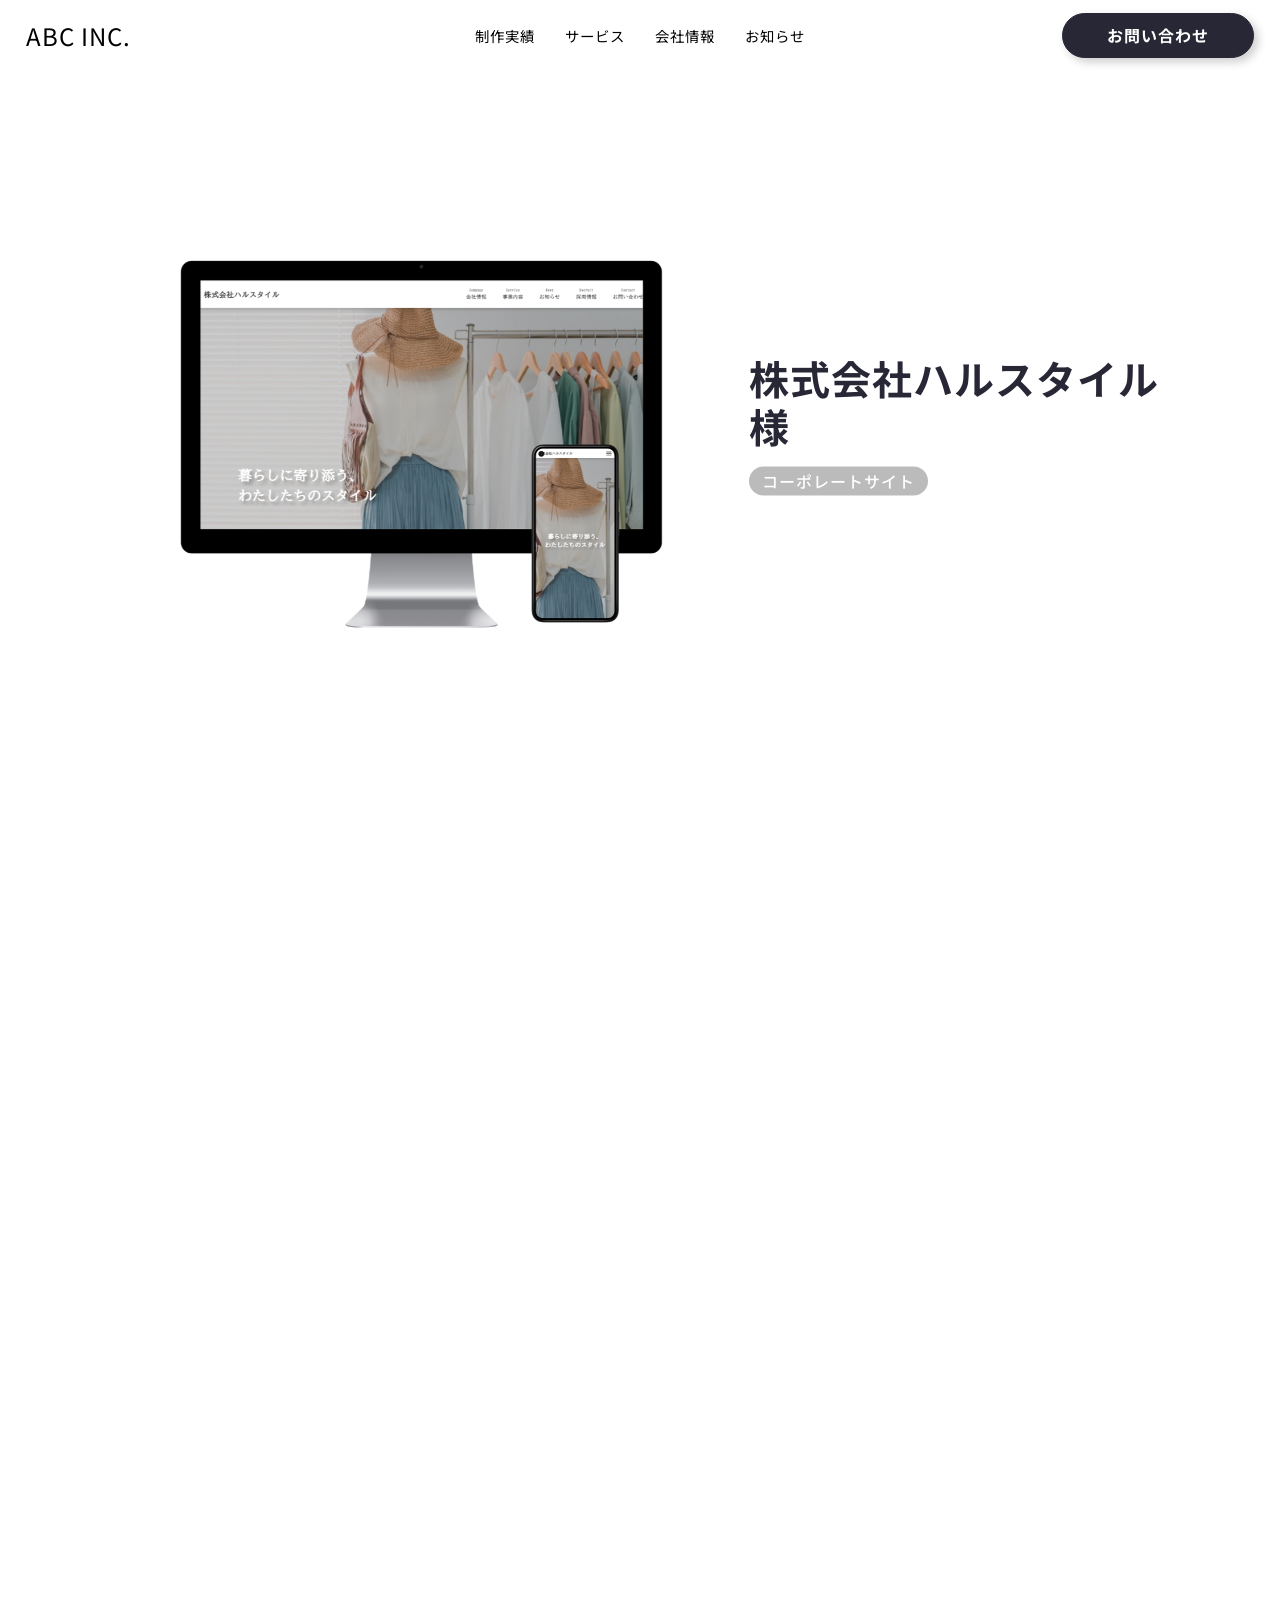
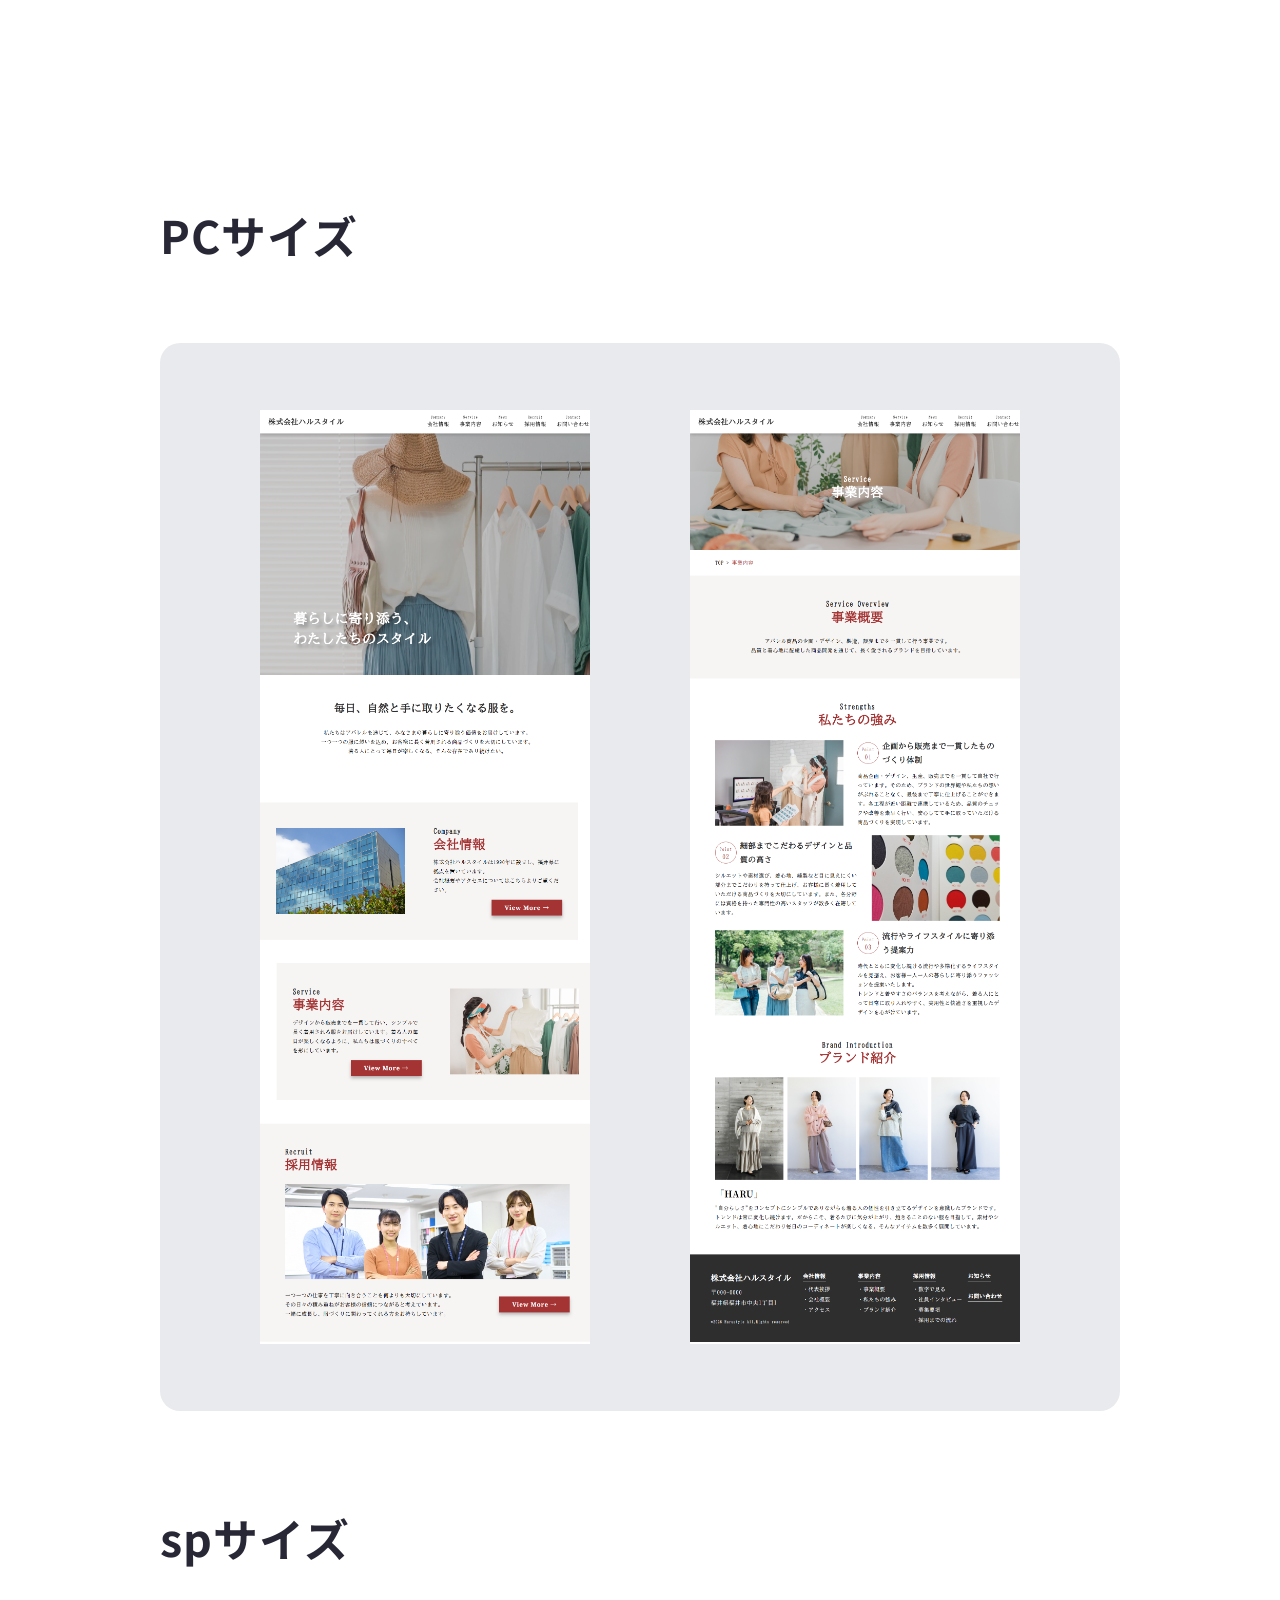
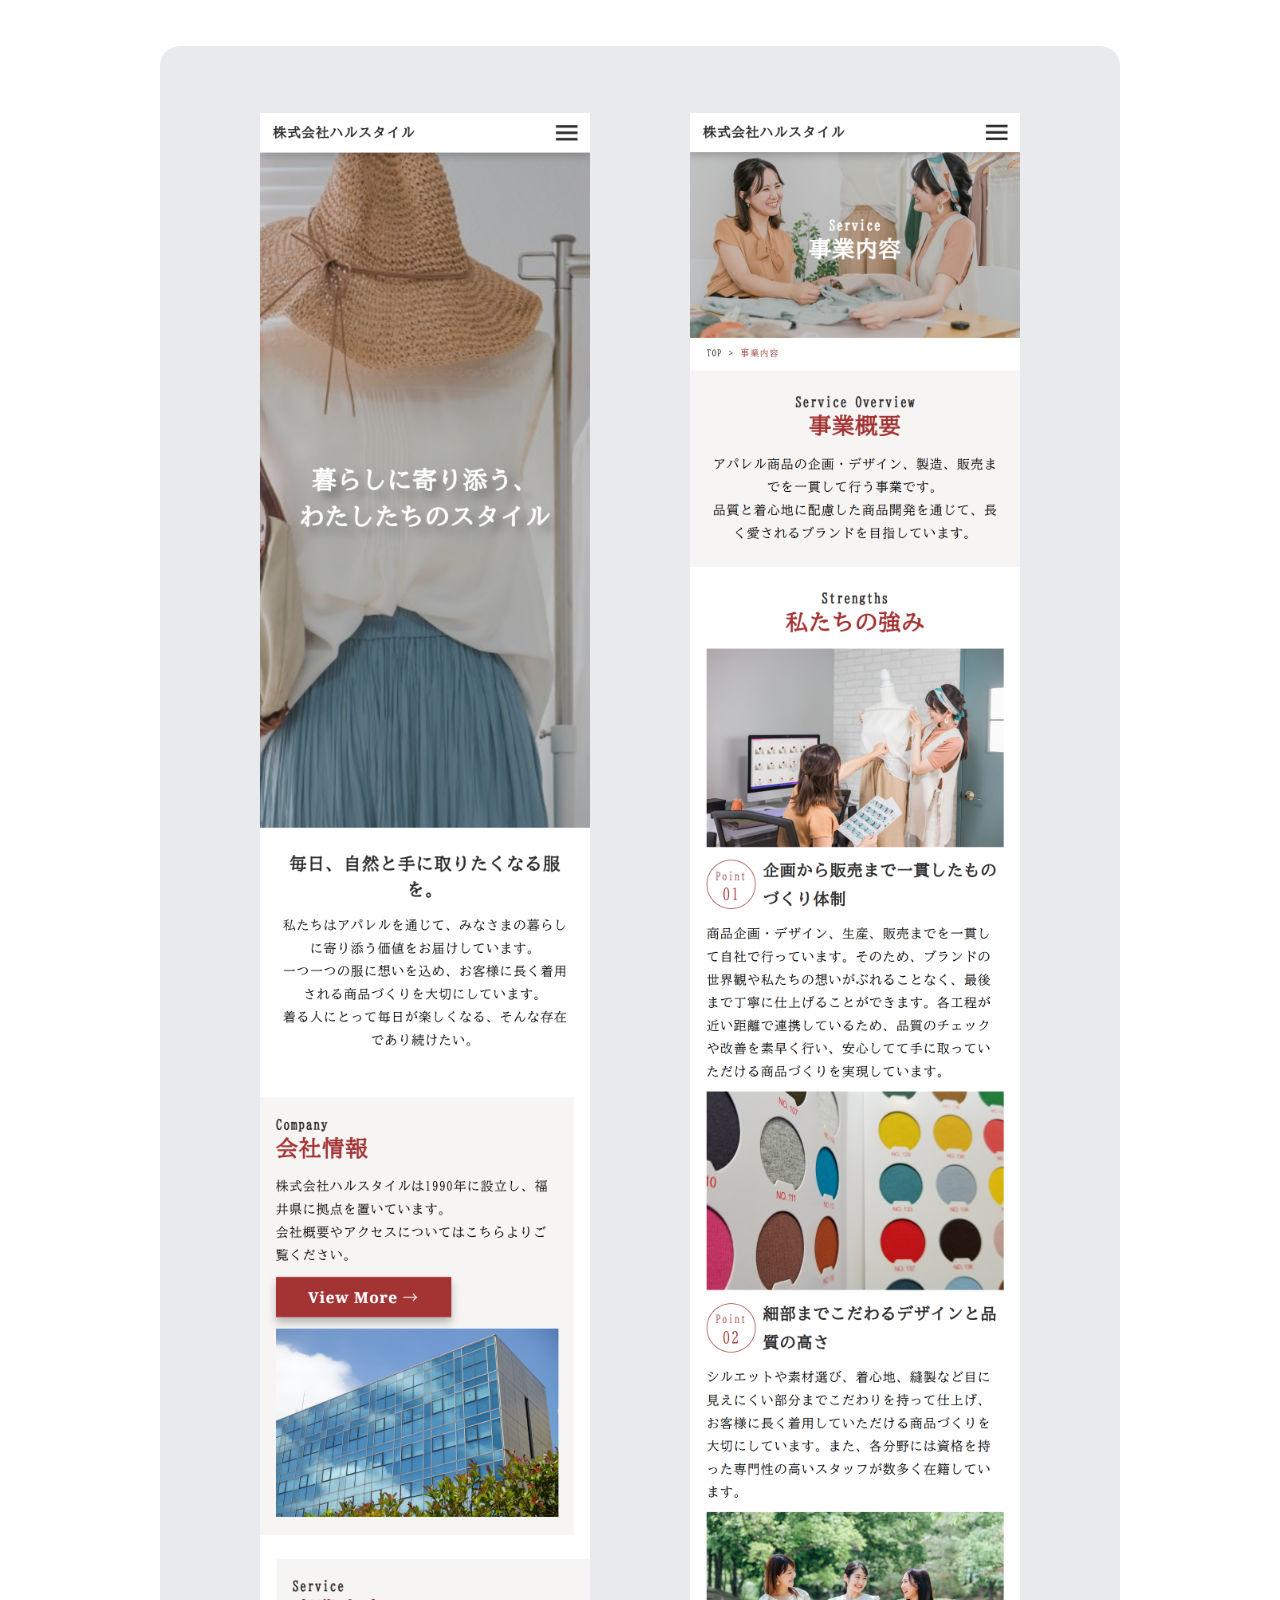
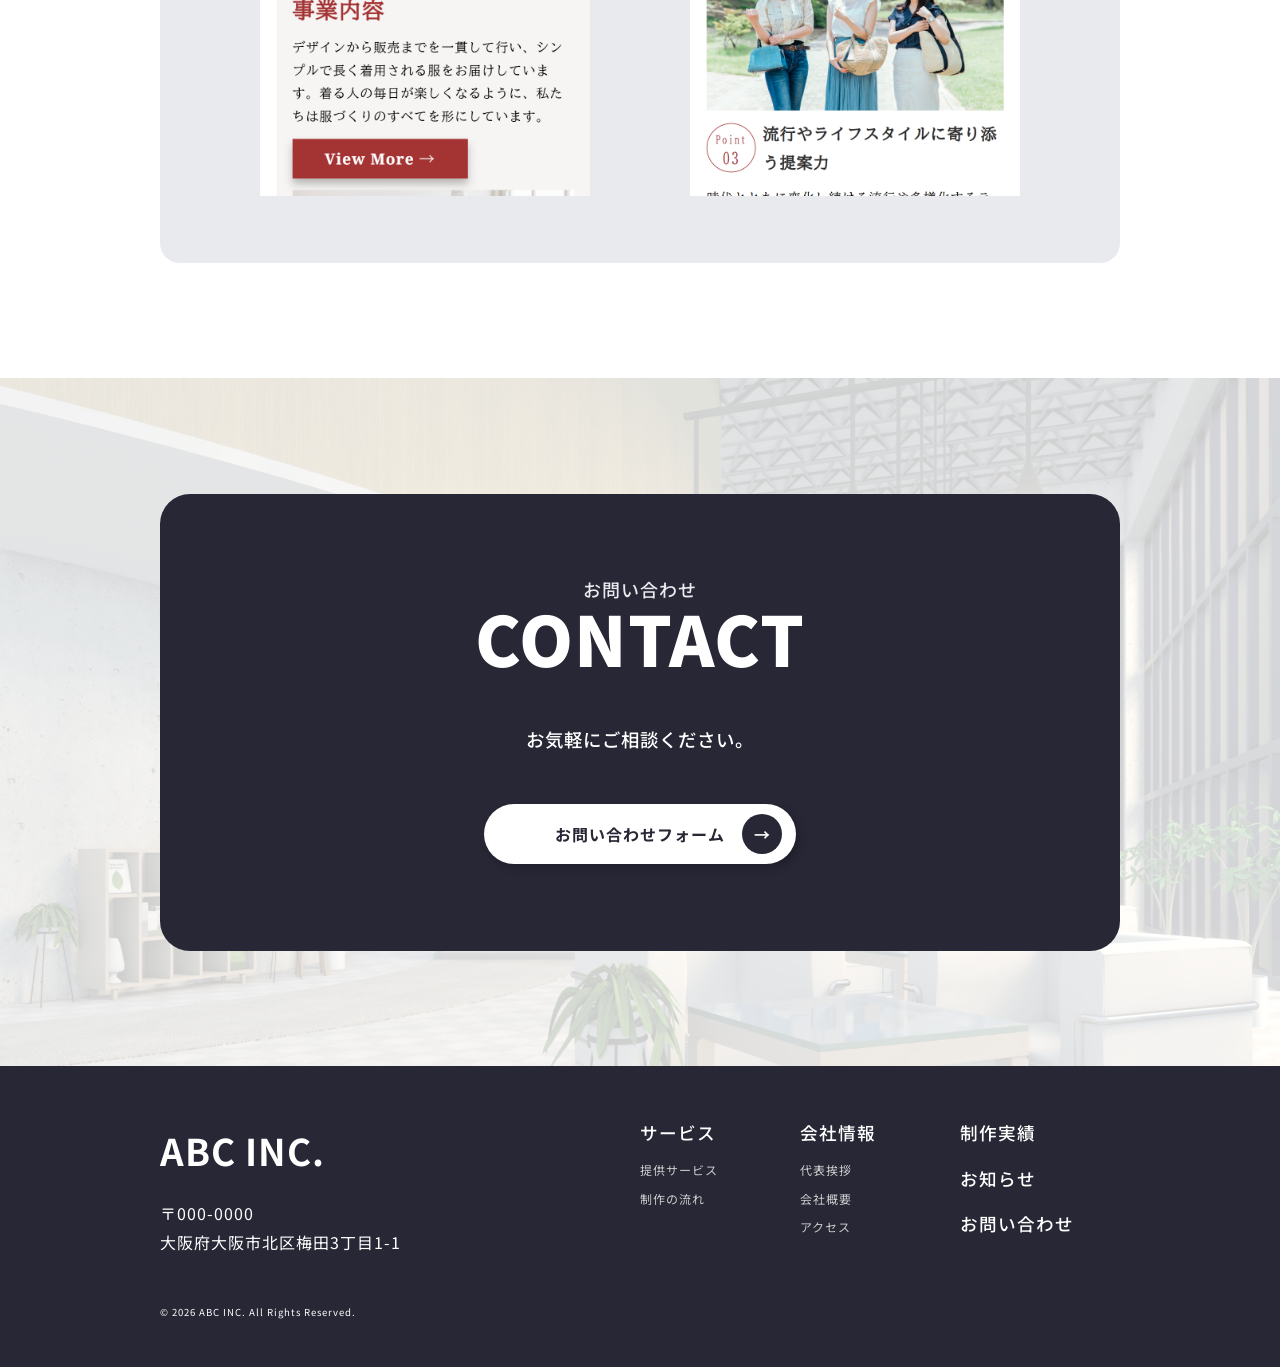
<file: html/works-details.html>
<!DOCTYPE html>
<html lang="ja">
<head>
  <meta charset="UTF-8">
  <title>ABC INC.</title>
  <meta name="description"
    content="ABC株式会社はお客様の課題に寄り添い、成果につながるWeb制作とwebマーケティングを提供し、事業価値を高める支援を行います。">
  <meta name="keywords" content="ABC株式会社,Web制作会社,webサイト制作,webマーケティング">
  <meta name="viewport" content="width=device-width, initial-scale=1.0">
  <meta property="og:url" content="">
  <meta property="og:type" content="website">
  <meta property="og:title" content="ABC株式会社">
  <meta property="og:description"
    content="ABC株式会社はお客様の課題に寄り添い、成果につながるWeb制作とwebマーケティングを提供し、事業価値を高める支援を行います。">
  <meta property="og:site_name" content="ABC株式会社">
  <meta property="og:image" content="">
  <link rel="icon" href="favicon.ico">
  <link rel="preconnect" href="https://fonts.googleapis.com">
  <link rel="preconnect" href="https://fonts.gstatic.com" crossorigin>
  <link href="https://fonts.googleapis.com/css2?family=Noto+Sans+JP:wght@100..900&display=swap" rel="stylesheet">
  <link rel="stylesheet" type="text/css" href="../css/style.css">
</head>

<body class="works-details">
  <header class="header sub" id="header">
    <div class="header-wrap">
      <div class="header-wrap__logo">
        <a href="/">
          <h1>ABC INC.</h1>
        </a>
      </div>
      <nav class="header-wrap__nav" id="h-menu">
          <div id="h-menu-list">
            <ul class="header-wrap__nav__list">
              <li class="header-wrap__nav__list__item">
                <a href="../html/works.html">制作実績</a>
              </li>
              <li class="header-wrap__nav__list__item">
                <a href="../html/service.html">サービス</a>
              </li>
              <li class="header-wrap__nav__list__item">
                <a href="../html/company.html">会社情報</a>
              </li>
              <li class="header-wrap__nav__list__item">
                <a href="../html/news.html">お知らせ</a>
              </li>
            </ul>
          </div>
      </nav>
      <div class="header-wrap__right">
        <div class="header-wrap__right__cta">
          <a href="../html/contact.html">お問い合わせ</a>
        </div>
        <div class="openbtn">
          <span></span>
          <span></span>
          <span></span>
        </div>
      </div>
    </div>
  </header>

  <main>
    <section class="top works_details" id="top">
        <div class="top-wrap">
          <div class="top-wrap__img">
            <img src="../img/works.png" alt="制作実績画像">
          </div>
          <div class="top-wrap__ttl">
            <p>株式会社ハルスタイル様</p>
            <span>コーポレートサイト</span>
          </div>
        </div>
      </section>

      <section class="project fadeUpTrigger" id="project">
        <div class="project-wrap __inner">
          <div class="project-wrap__ttl">
            <h2 class="ttl">
              <span>プロジェクト概要</span>
              PROJECT <br class="tab">OVERVIEW
            </h2>
          </div>
          <div class="project-wrap__body">
            <ul class="project-wrap__body__list">
              <li class="project-wrap__body__list__item">
                <span>クライアント</span>
                <p>株式会社ハルスタイル様</p>
              </li>
              <li class="project-wrap__body__list__item">
                <span>サイト種別</span>
                <p>コーポレートサイト</p>
              </li>
              <li class="project-wrap__body__list__item">
                <span>公開日</span>
                <p>2026.05</p>
              </li>
            </ul>
            <div class="project-wrap__body__txt">
              <p>本プロジェクトは、アパレル関連企業の企業情報・事業内容を分かりやすく伝えることを目的として制作いたしました。<br>
              企業としての信頼性やブランドイメージを適切に表現し、シンプルで統一感のあるデザインを採用いたしました。</p>
            </div>
          </div>
        </div>
      </section>

      <section class="design" id="design">
        <div class="design-wrap __inner">
          <div class="design-wrap__pc">
            <div class="design-wrap__pc__ttl">
              <h2>PCサイズ</h2>
            </div>
            <div class="design-wrap__pc__body">
              <div class="design-wrap__pc__body__img">
                <img src="../img/works-pc__1.png" alt="pcデザイン1">
              </div>
              <div class="design-wrap__pc__body__img">
                <img src="../img/works-pc__2.png" alt="pcデザイン2">
              </div>
            </div>
          </div>
          <div class="design-wrap__sp">
            <div class="design-wrap__sp__ttl">
              <h2>spサイズ</h2>
            </div>
            <div class="design-wrap__sp__body">
              <div class="design-wrap__sp__body__img">
                <img src="../img/works-sp__1.png" alt="spデザイン1">
              </div>
              <div class="design-wrap__sp__body__img">
                <img src="../img/works-sp__2.png" alt="spデザイン2">
              </div>
            </div>
          </div>
        </div>
      </section>

      <section class="contact" id="contact">
        <div class="contact-wrap __inner">
          <div class="contact-bg">
            <div class="contact-wrap__ttl">
              <h2 class="ttl">
                <span>お問い合わせ</span>
                CONTACT
              </h2>
            </div>
            <div class="contact-wrap__body">
              <div class="contact-wrap__body__txt">
                <p>お気軽にご相談ください。</p>
              </div>
              <div class="btn">
                <a href="../html/contact.html">お問い合わせフォーム
                  <span>→</span>
                </a>
              </div>
            </div>
          </div>
        </div>
      </section>
    </main>
    
      <footer class="footer" id="footer">
    <div class="footer-wrap">
      <div class="footer-wrap__left">
        <div class="footer-wrap__left__logo">
          <h2>ABC INC.</h2>
        </div>
        <div class="footer-wrap__left__add">
          <p>〒000-0000<br>
          大阪府大阪市北区梅田3丁目1-1</p>
        </div>
      </div>
      <div class="footer-wrap__right">
        <ul class="footer-wrap__right__list __left">
          <li class="footer-wrap__right__list__item">
            <a href="../html/service.html">サービス</a>
            <ul class="footer-wrap__right__list__item__sub">
              <li class="footer-wrap__right__list__item__sub__item">
                <a href="../html/service.html#pro">提供サービス</a>
              </li>
              <li class="footer-wrap__right__list__item__sub__item">
                <a href="../html/company.html#flow">制作の流れ</a>
              </li>
            </ul>
          </li>
        </ul>
        <ul class="footer-wrap__right__list">
          <li class="footer-wrap__right__list__item">
            <a href="../html/company.html">会社情報</a>
            <ul class="footer-wrap__right__list__item__sub">
              <li class="footer-wrap__right__list__item__sub__item">
                <a href="../html/company.html#mes">代表挨拶</a>
              </li>
              <li class="footer-wrap__right__list__item__sub__item">
                <a href="../html/company.html#out">会社概要</a>
              </li>
              <li class="footer-wrap__right__list__item__sub__item">
                <a href="../html/company.html#acc">アクセス</a>
              </li>
            </ul>
          </li>
        </ul>
        <ul class="footer-wrap__right__list">
          <li class="footer-wrap__right__list__item __mb">
            <a href="../html/works.html">制作実績</a>
          </li>
          <li class="footer-wrap__right__list__item __mb">
            <a href="../html/news.html">お知らせ</a>
          </li>
          <li class="footer-wrap__right__list__item __mb">
            <a href="../html/contact.html">お問い合わせ</a>
          </li>
        </ul>
      </div>
      <div class="footer-wrap__copyright">
        <p>© 2026 ABC INC. All Rights Reserved.</p>
      </div>
    </div>
  </footer>

  <script src="https://cdnjs.cloudflare.com/ajax/libs/jquery/3.4.1/jquery.min.js"></script>
  <script type="text/javascript" src="../js/hamburger.js"></script>
  <script type="text/javascript" src="../js/scrollheader.js"></script>
  <script type="text/javascript" src="../js/fadeIn.js"></script>
</body>
</html>
</file>
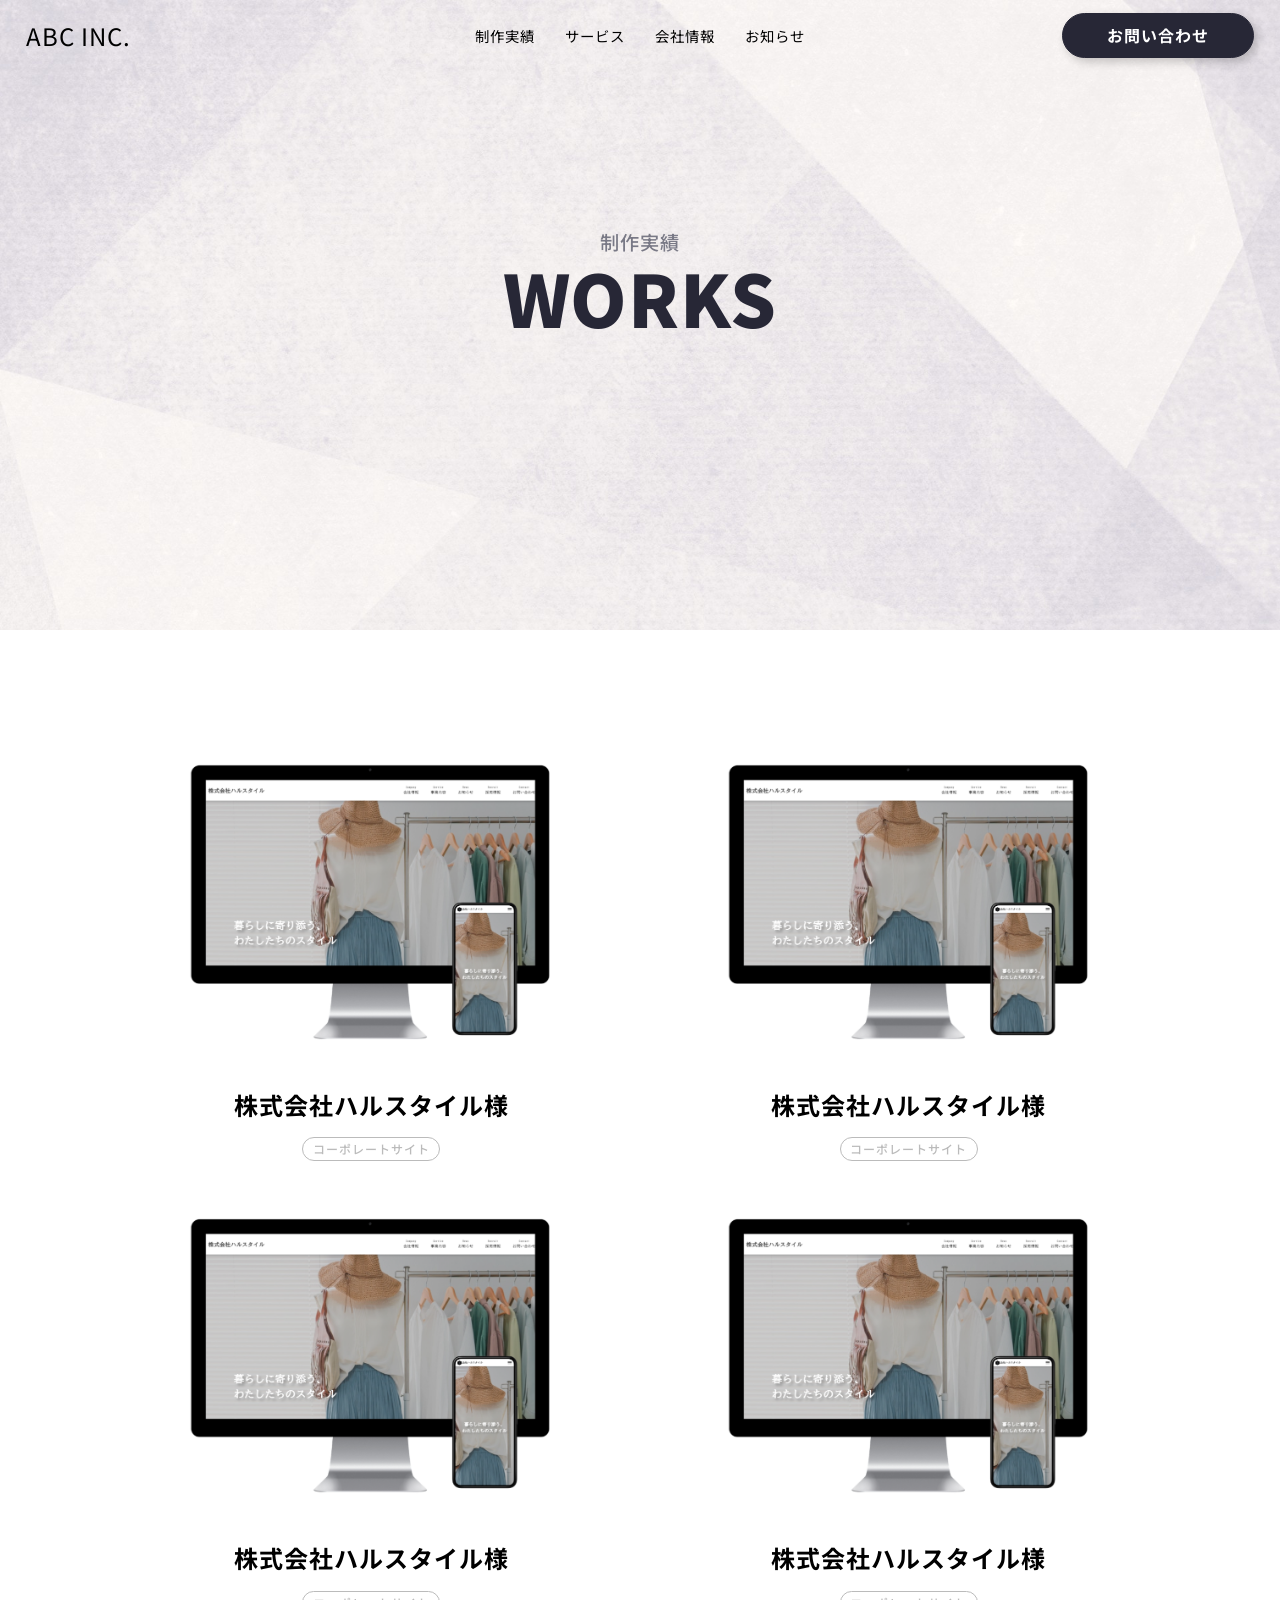
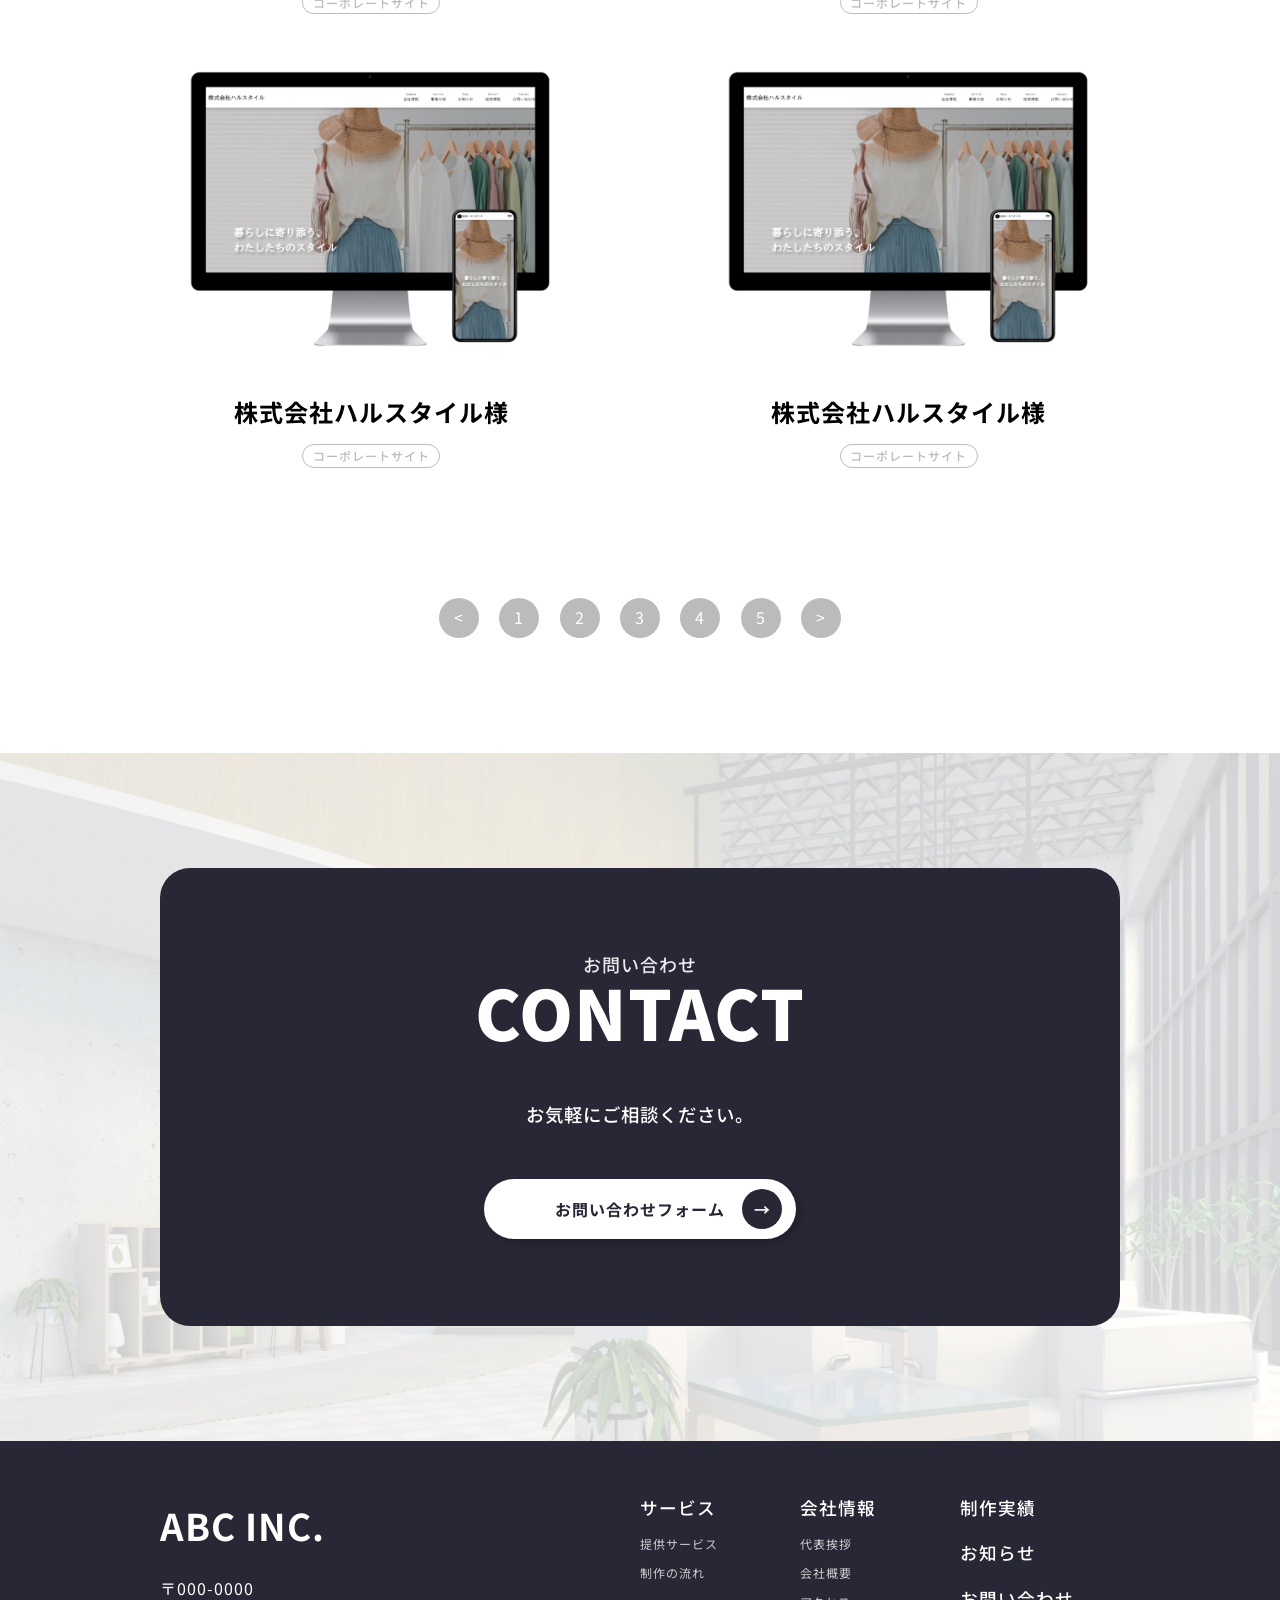
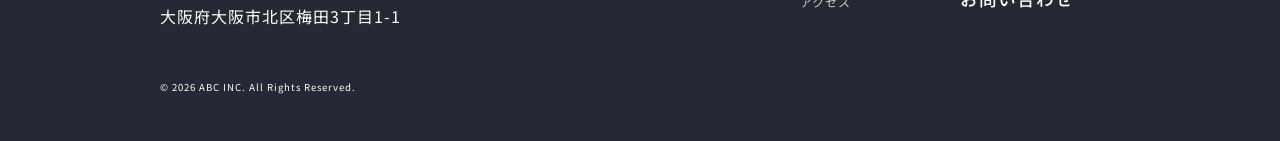
<file: html/works.html>
<!DOCTYPE html>
<html lang="ja">
<head>
  <meta charset="UTF-8">
  <title>ABC INC.</title>
  <meta name="description"
    content="ABC株式会社はお客様の課題に寄り添い、成果につながるWeb制作とwebマーケティングを提供し、事業価値を高める支援を行います。">
  <meta name="keywords" content="ABC株式会社,Web制作会社,webサイト制作,webマーケティング">
  <meta name="viewport" content="width=device-width, initial-scale=1.0">
  <meta property="og:url" content="">
  <meta property="og:type" content="website">
  <meta property="og:title" content="ABC株式会社">
  <meta property="og:description"
    content="ABC株式会社はお客様の課題に寄り添い、成果につながるWeb制作とwebマーケティングを提供し、事業価値を高める支援を行います。">
  <meta property="og:site_name" content="ABC株式会社">
  <meta property="og:image" content="">
  <link rel="icon" href="favicon.ico">
  <link rel="preconnect" href="https://fonts.googleapis.com">
  <link rel="preconnect" href="https://fonts.gstatic.com" crossorigin>
  <link href="https://fonts.googleapis.com/css2?family=Noto+Sans+JP:wght@100..900&display=swap" rel="stylesheet">
  <link rel="stylesheet" type="text/css" href="../css/style.css">
</head>

<body>
  <header class="header sub" id="header">
    <div class="header-wrap">
      <div class="header-wrap__logo">
        <a href="/">
          <h1>ABC INC.</h1>
        </a>
      </div>
      <nav class="header-wrap__nav" id="h-menu">
          <div id="h-menu-list">
            <ul class="header-wrap__nav__list">
              <li class="header-wrap__nav__list__item">
                <a href="../html/works.html">制作実績</a>
              </li>
              <li class="header-wrap__nav__list__item">
                <a href="../html/service.html">サービス</a>
              </li>
              <li class="header-wrap__nav__list__item">
                <a href="../html/company.html">会社情報</a>
              </li>
              <li class="header-wrap__nav__list__item">
                <a href="../html/news.html">お知らせ</a>
              </li>
            </ul>
          </div>
      </nav>
      <div class="header-wrap__right">
        <div class="header-wrap__right__cta">
          <a href="../html/contact.html">お問い合わせ</a>
        </div>
        <div class="openbtn">
          <span></span>
          <span></span>
          <span></span>
        </div>
      </div>
    </div>
  </header>


  <main>
    <section class="top sub" id="top">
        <div class="top-wrap">
          <div class="top-wrap__ttl">
            <h2>
              <span>制作実績</span>
              WORKS
            </h2>
          </div>
        </div>
      </section>
      
      <section class="works" id="works">
        <div class="works-wrap __inner">
          <div class="works-wrap__con">
            <a href="../html/works-details.html">
              <div class="works-wrap__con__block">
                <div class="works-wrap__con__block__img">
                  <img src="../img/works.png" alt="制作実績画像1">
                </div>
                <div class="works-wrap__con__block__txt">
                  <p>株式会社ハルスタイル様</p>
                  <span>コーポレートサイト</span>
                </div>
              </div>
            </a>
            <a href="../html/works-details.html">
              <div class="works-wrap__con__block">
                <div class="works-wrap__con__block__img">
                  <img src="../img/works.png" alt="制作実績画像1">
                </div>
                <div class="works-wrap__con__block__txt">
                  <p>株式会社ハルスタイル様</p>
                  <span>コーポレートサイト</span>
                </div>
              </div>
            </a>
            <a href="../html/works-details.html">
              <div class="works-wrap__con__block">
                <div class="works-wrap__con__block__img">
                  <img src="../img/works.png" alt="制作実績画像1">
                </div>
                <div class="works-wrap__con__block__txt">
                  <p>株式会社ハルスタイル様</p>
                  <span>コーポレートサイト</span>
                </div>
              </div>
            </a>
            <a href="../html/works-details.html">
              <div class="works-wrap__con__block">
                <div class="works-wrap__con__block__img">
                  <img src="../img/works.png" alt="制作実績画像1">
                </div>
                <div class="works-wrap__con__block__txt">
                  <p>株式会社ハルスタイル様</p>
                  <span>コーポレートサイト</span>
                </div>
              </div>
            </a>
            <a href="../html/works-details.html">
              <div class="works-wrap__con__block">
                <div class="works-wrap__con__block__img">
                  <img src="../img/works.png" alt="制作実績画像1">
                </div>
                <div class="works-wrap__con__block__txt">
                  <p>株式会社ハルスタイル様</p>
                  <span>コーポレートサイト</span>
                </div>
              </div>
            </a>
            <a href="../html/works-details.html">
              <div class="works-wrap__con__block">
                <div class="works-wrap__con__block__img">
                  <img src="../img/works.png" alt="制作実績画像1">
                </div>
                <div class="works-wrap__con__block__txt">
                  <p>株式会社ハルスタイル様</p>
                  <span>コーポレートサイト</span>
                </div>
              </div>
            </a>
          </div>
          <ul class="works-wrap__num">
            <li class="works-wrap__num__item">
              <a href="../html/works.html"><</a>
            </li>
            <li class="works-wrap__num__item">
              <a href="../html/works.html">1</a>
            </li>
            <li class="works-wrap__num__item">
              <a href="../html/works.html">2</a>
            </li>
            <li class="works-wrap__num__item">
              <a href="../html/works.html">3</a>
            </li>
            <li class="works-wrap__num__item">
              <a href="../html/works.html">4</a>
            </li>
            <li class="works-wrap__num__item">
              <a href="../html/works.html">5</a>
            </li>
            <li class="works-wrap__num__item">
              <a href="../html/works.html">></a>
            </li>
          </ul>
        </div>
      </section>

      <section class="contact" id="contact">
        <div class="contact-wrap __inner">
          <div class="contact-bg">
            <div class="contact-wrap__ttl">
              <h2 class="ttl">
                <span>お問い合わせ</span>
                CONTACT
              </h2>
            </div>
            <div class="contact-wrap__body">
              <div class="contact-wrap__body__txt">
                <p>お気軽にご相談ください。</p>
              </div>
              <div class="btn">
                <a href="../html/contact.html">お問い合わせフォーム
                  <span>→</span>
                </a>
              </div>
            </div>
          </div>
        </div>
      </section>
  </main>

  <footer class="footer" id="footer">
    <div class="footer-wrap">
      <div class="footer-wrap__left">
        <div class="footer-wrap__left__logo">
          <h2>ABC INC.</h2>
        </div>
        <div class="footer-wrap__left__add">
          <p>〒000-0000<br>
          大阪府大阪市北区梅田3丁目1-1</p>
        </div>
      </div>
      <div class="footer-wrap__right">
        <ul class="footer-wrap__right__list __left">
          <li class="footer-wrap__right__list__item">
            <a href="../html/service.html">サービス</a>
            <ul class="footer-wrap__right__list__item__sub">
              <li class="footer-wrap__right__list__item__sub__item">
                <a href="../html/service.html#pro">提供サービス</a>
              </li>
              <li class="footer-wrap__right__list__item__sub__item">
                <a href="../html/company.html#flow">制作の流れ</a>
              </li>
            </ul>
          </li>
        </ul>
        <ul class="footer-wrap__right__list">
          <li class="footer-wrap__right__list__item">
            <a href="../html/company.html">会社情報</a>
            <ul class="footer-wrap__right__list__item__sub">
              <li class="footer-wrap__right__list__item__sub__item">
                <a href="../html/company.html#mes">代表挨拶</a>
              </li>
              <li class="footer-wrap__right__list__item__sub__item">
                <a href="../html/company.html#out">会社概要</a>
              </li>
              <li class="footer-wrap__right__list__item__sub__item">
                <a href="../html/company.html#acc">アクセス</a>
              </li>
            </ul>
          </li>
        </ul>
        <ul class="footer-wrap__right__list">
          <li class="footer-wrap__right__list__item __mb">
            <a href="../html/works.html">制作実績</a>
          </li>
          <li class="footer-wrap__right__list__item __mb">
            <a href="../html/news.html">お知らせ</a>
          </li>
          <li class="footer-wrap__right__list__item __mb">
            <a href="../html/contact.html">お問い合わせ</a>
          </li>
        </ul>
      </div>
      <div class="footer-wrap__copyright">
        <p>© 2026 ABC INC. All Rights Reserved.</p>
      </div>
    </div>
  </footer>
  <script src="https://cdnjs.cloudflare.com/ajax/libs/jquery/3.4.1/jquery.min.js"></script>
  <script type="text/javascript" src="../js/hamburger.js"></script>
  <script type="text/javascript" src="../js/scrollheader.js"></script>
</body>
</html>
</file>
<file: css/style.css>
html, body, div, span, object, iframe,
h1, h2, h3, h4, h5, h6, p, blockquote, pre,
abbr, address, cite, code,
del, dfn, em, img, ins, kbd, q, samp,
small, strong, sub, sup, var,
b, i,
dl, dt, dd, ol, ul, li,
fieldset, form, label, legend,
table, caption, tbody, tfoot, thead, tr, th, td,
article, aside, canvas, details, figcaption, figure,
footer, header, hgroup, menu, nav, section, summary,
time, mark, audio, video {
  margin: 0;
  padding: 0;
  border: 0;
  outline: 0;
  font-size: 100%;
  vertical-align: baseline;
  background: transparent;
}

body {
  line-height: 1;
}

article, aside, details, figcaption, figure,
footer, header, hgroup, menu, nav, section {
  display: block;
}

nav ul {
  list-style: none;
}

blockquote, q {
  quotes: none;
}

blockquote:before, blockquote:after,
q:before, q:after {
  content: "";
  content: none;
}

a {
  margin: 0;
  padding: 0;
  font-size: 100%;
  vertical-align: baseline;
  background: transparent;
}

/* change colors to suit your needs */
ins {
  background-color: #ff9;
  color: #000;
  text-decoration: none;
}

/* change colors to suit your needs */
mark {
  background-color: #ff9;
  color: #000;
  font-style: italic;
  font-weight: bold;
}

del {
  text-decoration: line-through;
}

abbr[title], dfn[title] {
  border-bottom: 1px dotted;
  cursor: help;
}

table {
  border-collapse: collapse;
  border-spacing: 0;
}

/* change border color to suit your needs */
hr {
  display: block;
  height: 1px;
  border: 0;
  border-top: 1px solid #cccccc;
  margin: 1em 0;
  padding: 0;
}

input, select {
  vertical-align: middle;
}

html {
  font-size: 100%;
  overflow-x: hidden;
}

@media screen and (max-width: 768px) {
  html {
    font-size: 90%;
  }
}
@media screen and (max-width: 480px) {
  html {
    font-size: 80%;
  }
}
body {
  line-height: 1.8;
  letter-spacing: 1px;
  word-break: break-all;
  background-color: #fff;
  color: #272736;
  font-weight: 500;
  font-family: "Noto Sans JP", sans-serif;
  overflow-x: hidden;
}

* {
  box-sizing: border-box;
}

a {
  text-decoration: none;
  color: #000;
  transition: all 0.3s;
}

a:hover {
  opacity: 0.7;
}

ul {
  list-style: none;
}

li {
  list-style: none;
}

.__inner {
  width: 85%;
  margin: 0 auto;
  padding: 9% 0;
}

.pc {
  display: none;
}

@media screen and (max-width: 1024px) {
  .pc {
    display: block;
  }
}
.tab {
  display: none;
}

@media screen and (max-width: 768px) {
  .tab {
    display: block;
  }
}
.btn {
  position: relative;
  background-color: #272736;
  width: 19.5rem;
  height: 60px;
  margin: 0 auto;
  border-radius: 50px;
  box-shadow: 4px 4px 10px rgba(0, 0, 0, 0.2);
  display: flex;
  align-items: center;
  transition: transform 0.3s ease;
  will-change: transform;
  backface-visibility: hidden;
  transform: translateZ(0);
}

@media screen and (max-width: 768px) {
  .btn {
    height: 50px;
  }
}
.btn:hover {
  transform: scale(1.05);
}

.btn a {
  display: block;
  width: 100%;
  height: 100%;
  color: #fff;
  display: flex;
  align-items: center;
  justify-content: center;
  margin: 0 auto;
  font-weight: 700;
}

.btn a:hover {
  opacity: 1;
}

.btn a span {
  position: absolute;
  right: 14px;
  background-color: #fff;
  color: #272736;
  border-radius: 50%;
  width: 40px;
  height: 40px;
}

@media screen and (max-width: 768px) {
  .btn a span {
    width: 35px;
    height: 35px;
  }
}
.btn a span {
  display: flex;
  align-items: center;
  justify-content: center;
  font-weight: 700;
}

.ttl {
  font-size: clamp(3rem, 2.527rem + 2.36vw, 4.3rem);
  font-weight: 900;
  line-height: 1.1;
  margin-bottom: 7%;
}

.ttl span {
  display: block;
  font-size: 1.125rem;
  color: #797986;
  font-weight: 500;
}

@media screen and (max-width: 768px) {
  #h-menu {
    position: fixed;
    pointer-events: none;
    opacity: 0;
    width: 100%;
    height: 100vh;
    top: 0;
    left: 0;
    z-index: -1;
    background-color: #fff;
    transition: all 0.4s;
  }
}
@media screen and (max-width: 768px) {
  #h-menu.panelactive {
    pointer-events: auto;
    opacity: 1;
    z-index: 999;
  }
}
@media screen and (max-width: 768px) {
  #h-menu.panelactive #h-menu-list {
    position: fixed;
    z-index: 999;
    width: 100%;
    height: 100vh;
    overflow: auto;
    -webkit-overflow-scrolling: touch;
  }
}
@media screen and (max-width: 768px) {
  #h-menu.panelactive .header-wrap__nav__list {
    display: block;
  }
}
@media screen and (max-width: 768px) {
  #h-menu .header-wrap__nav__list {
    display: none;
    position: absolute;
    z-index: 999;
    top: 50%;
    left: 50%;
    transform: translate(-50%, -50%);
    width: 10rem;
  }
}
@media screen and (max-width: 768px) {
  #h-menu .header-wrap__nav__list__item {
    display: flex;
    justify-content: center;
    align-items: center;
    margin: 50px 0;
  }
}
@media screen and (max-width: 768px) {
  .openbtn {
    display: inline-block;
    width: 30px;
    cursor: pointer;
    transition: all 0.4s;
    z-index: 999;
  }
}
@media screen and (max-width: 768px) and (max-width: 768px) {
  .openbtn span {
    display: block;
    height: 2px;
    width: 100%;
    transform: scaleY(0.5) translateY(1px);
    background-color: #000;
    margin: 4.2px 0;
    transition: all 0.4s;
  }
}
@media screen and (max-width: 768px) {
  .openbtn.active span:nth-of-type(1) {
    top: 18px;
    left: 18px;
    transform: rotate(45deg) translate(2px, 5px);
    height: 1.5px;
  }
}
@media screen and (max-width: 768px) {
  .openbtn.active span:nth-of-type(2) {
    opacity: 0;
  }
}
@media screen and (max-width: 768px) {
  .openbtn.active span:nth-of-type(3) {
    top: 30px;
    left: 18px;
    transform: rotate(-45deg) translate(3px, -6px);
    height: 1.5px;
  }
}
.fadeUp {
  animation: fadeUpAnime 0.8s forwards;
  opacity: 0;
}

.fadeLeft {
  animation: fadeLeftAnime 0.8s forwards;
  opacity: 0;
  overflow: hidden;
}

.fadeRight {
  animation: fadeRightAnime 0.8s forwards;
  opacity: 0;
  overflow: hidden;
}

.fadeUpTrigger,
.fadeLeftTrigger,
.fadeRightTrigger {
  opacity: 0;
}

@keyframes fadeUpAnime {
  from {
    opacity: 0;
    transform: translateY(40px);
  }
  to {
    opacity: 1;
    transform: translateY(0);
  }
}
@keyframes fadeLeftAnime {
  from {
    opacity: 0;
    transform: translateX(-200px);
  }
  to {
    opacity: 1;
    transform: translateX(0);
  }
}
@keyframes fadeRightAnime {
  from {
    opacity: 0;
    transform: translateX(200px);
  }
  to {
    opacity: 1;
    transform: translateX(0);
  }
}
.footer {
  background-color: #272736;
  color: #fff;
}

.footer-wrap {
  display: flex;
  justify-content: space-between;
  flex-wrap: wrap;
  width: 75%;
  margin: 0 auto;
  padding: 4% 0 3.5% 0;
}

@media screen and (max-width: 1024px) {
  .footer-wrap {
    display: block;
  }
}
.footer-wrap__left {
  width: 40%;
}

@media screen and (max-width: 1024px) {
  .footer-wrap__left {
    width: 100%;
    margin-bottom: 10%;
  }
}
.footer-wrap__left__logo {
  margin-bottom: 4%;
}

@media screen and (max-width: 1024px) {
  .footer-wrap__left__logo {
    margin-bottom: 2%;
  }
}
.footer-wrap__left__logo h2 {
  font-size: 2.3rem;
}

.footer-wrap__left__add {
  font-weight: 400;
}

.footer-wrap__right {
  display: flex;
  justify-content: flex-end;
  width: 50%;
  margin-left: 10%;
}

@media screen and (max-width: 1024px) {
  .footer-wrap__right {
    width: 100%;
    margin-left: 0;
    display: block;
  }
}
.footer-wrap__right__list {
  width: 100%;
}

.footer-wrap__right__list__item {
  display: flex;
  flex-direction: column;
}

@media screen and (max-width: 1024px) {
  .footer-wrap__right__list__item {
    margin-top: 5%;
  }
}
.footer-wrap__right__list__item.__mb {
  margin-bottom: 8.5%;
}

@media screen and (max-width: 1024px) {
  .footer-wrap__right__list__item.__mb {
    margin-bottom: 5%;
  }
}
.footer-wrap__right__list__item a {
  color: #fff;
  font-size: 1.1rem;
}

.footer-wrap__right__list__item__sub {
  margin-top: 3%;
}

@media screen and (max-width: 1024px) {
  .footer-wrap__right__list__item__sub {
    margin-top: 1%;
  }
}
.footer-wrap__right__list__item__sub__item a {
  font-size: 0.75rem;
  font-weight: 400;
  color: #cccccc;
}

.footer-wrap__copyright {
  margin-top: 5%;
}

@media screen and (max-width: 1024px) {
  .footer-wrap__copyright {
    margin-top: 9%;
  }
}
.footer-wrap__copyright p {
  font-weight: 400;
  font-size: 0.6rem;
}

.header {
  position: fixed;
  width: 100%;
  z-index: 1000;
  transition: all 0.4s;
}

.header-wrap {
  position: relative;
  display: flex;
  align-items: center;
  justify-content: space-between;
  padding: 1% 2%;
}

@media screen and (max-width: 768px) {
  .header-wrap {
    padding: 2% 3%;
  }
}
.header-wrap__logo {
  width: 15%;
}

@media screen and (max-width: 768px) {
  .header-wrap__logo {
    width: 40%;
  }
}
.header-wrap__logo a {
  width: 100%;
}

.header-wrap__logo a h1 {
  font-size: 1.5rem;
  margin-right: 3%;
  font-weight: 400;
}

.header-wrap__nav {
  position: absolute;
  top: 50%;
  left: 50%;
  transform: translate(-50%, -50%);
  width: 45%;
}

@media screen and (max-width: 768px) {
  .header-wrap__nav {
    position: static;
    transform: none;
  }
}
.header-wrap__nav__list {
  display: flex;
  align-items: center;
  justify-content: center;
  gap: 30px;
}

.header-wrap__nav__list__item a {
  font-size: 0.9rem;
  font-weight: 400;
}

.header-wrap__right {
  display: flex;
  align-items: center;
  justify-content: flex-end;
}

@media screen and (max-width: 768px) {
  .header-wrap__right {
    width: 60%;
  }
}
@media screen and (max-width: 768px) {
  .header-wrap__right__cta {
    margin-right: 5%;
  }
}
.header-wrap__right__cta a {
  color: #fff;
  font-weight: 700;
  display: block;
  background-color: #272736;
  border: solid 1px #272736;
  width: 12rem;
  height: 45px;
  display: flex;
  align-items: center;
  justify-content: center;
  border-radius: 50px;
  box-shadow: 4px 4px 10px rgba(0, 0, 0, 0.2);
}

@media screen and (max-width: 768px) {
  .header-wrap__right__cta a {
    width: 10rem;
    height: 32px;
  }
}
.header-wrap__right__cta a:hover {
  background-color: #fff;
  color: #272736;
  opacity: 1;
}

.header.change-color {
  background-color: #fff;
}

.top {
  background: url("../img/fv-bg.jpg") no-repeat;
  background-size: cover;
  height: 100vh;
}

.top-wrap {
  position: absolute;
  content: "";
  top: 50%;
  left: 50%;
  transform: translate(-50%, -50%);
  width: 90%;
  text-align: center;
}

@media screen and (max-width: 768px) {
  .top-wrap {
    width: 80%;
  }
}
.top-wrap__ttl {
  margin-bottom: 5%;
}

.top-wrap__ttl h2 {
  font-size: clamp(3.5rem, 3.136rem + 1.82vw, 4.5rem);
  font-weight: 900;
  margin-bottom: 2.5%;
}

@media screen and (max-width: 1024px) {
  .top-wrap__ttl h2 {
    margin-bottom: 7%;
  }
}
.top-wrap__ttl p {
  font-size: clamp(1.25rem, 0.977rem + 1.36vw, 2rem);
  font-weight: 700;
}

@media screen and (max-width: 1024px) {
  .top-wrap__ttl p {
    margin-bottom: 12.5%;
  }
}
.top.sub {
  position: relative;
  height: 70vh;
}

@media screen and (max-width: 1024px) {
  .top.sub {
    height: 55vh;
  }
}
@media screen and (max-width: 768px) {
  .top.sub {
    height: 35vh;
  }
}
.top-wrap__ttl {
  line-height: 1.2;
}

.top-wrap__ttl h2 {
  font-size: clamp(3.5rem, 3.136rem + 1.82vw, 4.5rem);
}

.top-wrap__ttl h2 span {
  display: block;
  font-size: 1.2rem;
  font-weight: 500;
  color: #797986;
}

.works-details .top {
  background: none;
  height: 100vh;
}

.works-details .top-wrap__ttl {
  text-align: left;
}

@media screen and (max-width: 768px) {
  .works-details .top-wrap__ttl {
    text-align: center;
  }
}
.home .works {
  background-color: #fff;
}

.home .works-wrap.__inner {
  width: 100%;
}

.home .works-wrap__ttl {
  margin-left: 7.5%;
}

.home .works-wrap__body__block {
  position: relative;
}

.home .works-wrap__body__block__item {
  width: auto;
  margin: 0 5px;
  text-align: center;
}

@media screen and (max-width: 768px) {
  .home .works-wrap__body__block__item {
    margin: 0 10px;
  }
}
.home .works-wrap__body__block__item__img {
  width: 100%;
  aspect-ratio: 3/2;
  margin-bottom: 3%;
}

.home .works-wrap__body__block__item__img img {
  display: block;
  width: 100%;
  height: 100%;
  -o-object-fit: cover;
  object-fit: cover;
}

.home .works-wrap__body__block__item__txt p {
  font-size: 1.15rem;
  margin-bottom: 2%;
}

.home .works-wrap__body__block__item__txt span {
  font-weight: 400;
  font-size: 0.7rem;
  border: solid 1px #bbbbbb;
  padding: 1% 4%;
  color: #bbbbbb;
  border-radius: 50px;
}

.home .works-wrap__body .btn {
  margin-left: auto;
  margin-right: 7.5%;
  margin-top: 7.5%;
}

@media screen and (max-width: 768px) {
  .home .works-wrap__body .btn {
    margin-right: auto;
    margin-left: 7.5%;
  }
}
.home .slick-prev,
.home .slick-next {
  position: absolute;
  top: 50%;
  transform: translateY(-50%);
  width: 32.5px;
  height: 32.5px;
  font-weight: 400;
  font-size: 0.9rem;
  background: rgba(39, 39, 54, 0.5);
  border-radius: 50%;
  cursor: pointer;
  color: #fff;
  display: flex;
  align-items: center;
  justify-content: center;
  z-index: 10;
}

.home .slick-prev {
  left: 10px;
}

.home .slick-next {
  right: 10px;
}

.home .service {
  background-color: #797986;
}

.home .service-wrap__head__ttl .ttl {
  color: #fff;
  margin-bottom: 3%;
}

.home .service-wrap__head__ttl .ttl span {
  color: #e9eaed;
}

.home .service-wrap__head__info {
  display: flex;
  align-items: center;
  justify-content: space-between;
  margin-bottom: 7%;
}

@media screen and (max-width: 768px) {
  .home .service-wrap__head__info {
    display: block;
  }
}
@media screen and (max-width: 768px) {
  .home .service-wrap__head__info__txt {
    margin-bottom: 7%;
  }
}
.home .service-wrap__head__info__txt p {
  color: #fff;
  font-weight: 700;
}

.home .service-wrap__head__info .btn {
  margin-left: auto;
  margin-right: 0;
}

@media screen and (max-width: 768px) {
  .home .service-wrap__head__info .btn {
    margin-right: auto;
    margin-left: 0;
  }
}
.home .service-wrap__body__block {
  margin-bottom: 5%;
}

.home .service-wrap__body__block__ttl {
  margin-bottom: 3%;
  border-bottom: solid 1px #fff;
  display: inline-block;
}

.home .service-wrap__body__block__ttl h3 {
  color: #fff;
  font-size: 1.75rem;
  font-weight: 700;
}

.home .service-wrap__body__block__list {
  display: flex;
  align-items: center;
  justify-content: space-between;
}

@media screen and (max-width: 768px) {
  .home .service-wrap__body__block__list {
    flex-wrap: wrap;
  }
}
.home .service-wrap__body__block__list__item {
  background-color: #fff;
  border-radius: 50px;
  width: 24%;
  padding: 1.2% 0;
  display: flex;
  align-items: center;
  justify-content: center;
}

@media screen and (max-width: 768px) {
  .home .service-wrap__body__block__list__item {
    width: 45%;
    margin-bottom: 3%;
  }
}
.home .service-wrap__body__block__list__item p {
  font-size: 1.1rem;
}

@media screen and (max-width: 1024px) {
  .home .service-wrap__body__block__list__item p {
    font-size: 0.95rem;
  }
}
.company-wrap.__inner {
  width: 100%;
  padding-bottom: 0;
}

.company-wrap__ttl {
  margin-left: 7.5%;
}

.company-wrap__body {
  position: relative;
}

.company-wrap__body__con {
  background-color: #e9eaed;
  margin-right: 7.5%;
  border-radius: 0px 20px 20px 0px;
  padding: 6% 7.5%;
}

.company-wrap__body__con__block {
  display: flex;
  align-items: center;
  justify-content: space-between;
  width: 35%;
  margin-top: 3%;
  border-bottom: solid 1px #cccccc;
}

@media screen and (max-width: 768px) {
  .company-wrap__body__con__block {
    width: 60%;
  }
}
.company-wrap__body__con__block:nth-of-type(1) {
  margin-top: 0;
}

.company-wrap__body__con__block__ttl {
  line-height: 1.25;
}

.company-wrap__body__con__block__ttl h3 {
  font-size: 1.8rem;
  font-weight: 700;
  margin-bottom: 12.5%;
}

.company-wrap__body__con__block__ttl span {
  display: block;
  font-size: 0.8rem;
  color: #797986;
}

.company-wrap__body__con__block__btn a {
  content: "";
  top: 50%;
  left: 50%;
  width: 42px;
  height: 42px;
  border-radius: 50%;
  border: solid 1px #272736;
  background-color: #272736;
  color: #fff;
  font-weight: 400;
  display: flex;
  justify-content: center;
  align-items: center;
}

.company-wrap__body__con__block__btn a:hover {
  opacity: 1;
  background-color: #fff;
  color: #272736;
}

.company-wrap__body__img {
  position: absolute;
  content: "";
  top: 30%;
  right: 0;
  width: 55%;
  aspect-ratio: 2.1/1;
}

@media screen and (max-width: 768px) {
  .company-wrap__body__img {
    top: 92.5%;
    width: 90%;
    aspect-ratio: 1.8/1;
  }
}
.company-wrap__body__img img {
  display: block;
  width: 100%;
  height: 100%;
  -o-object-fit: cover;
  object-fit: cover;
  border-radius: 20px 0px 0px 20px;
}

@media screen and (max-width: 768px) {
  .news-wrap.__inner {
    padding-top: 55%;
  }
}
.news-wrap__body {
  display: flex;
  justify-content: space-between;
  align-items: flex-start;
}

@media screen and (max-width: 1024px) {
  .news-wrap__body {
    display: block;
  }
}
.news-wrap__body .btn {
  margin-right: auto;
  margin-left: 0;
}

.news-wrap__body__list {
  width: 60%;
}

@media screen and (max-width: 1024px) {
  .news-wrap__body__list {
    width: 100%;
    margin-top: 7%;
  }
}
.news-wrap__body__list a:hover {
  opacity: 1;
}

.news-wrap__body__list__item {
  display: flex;
  align-items: center;
  padding: 2.5% 1.5%;
  border-bottom: solid 1px #cccccc;
  transition: all 0.3s;
}

@media screen and (max-width: 768px) {
  .news-wrap__body__list__item {
    flex-wrap: wrap;
  }
}
.news-wrap__body__list__item:hover {
  background-color: #e9eaed;
}

.news-wrap__body__list__item__date {
  font-weight: 400;
  font-size: 0.9rem;
  word-break: keep-all;
}

.news-wrap__body__list__item__cate {
  margin-left: 3%;
  margin-right: 3%;
  background-color: #bbbbbb;
  padding: 0.25% 3%;
  border-radius: 50px;
  color: #fff;
  font-weight: 400;
  font-size: 0.9rem;
  word-break: keep-all;
}

.news-wrap__body__list__item__head {
  font-weight: 400;
}

.contact {
  background: url("../img/contact-bg.jpg");
  background-size: cover;
  background-position: 50%;
  position: relative;
  z-index: 0;
}

.contact::before {
  content: "";
  position: absolute;
  inset: 0;
  background: rgba(255, 255, 255, 0.8);
  z-index: -1;
}

.contact .contact-bg {
  background-color: #272736;
  padding: 9% 0;
  border-radius: 30px;
}

.contact-wrap.__inner {
  width: 75%;
}

@media screen and (max-width: 768px) {
  .contact-wrap.__inner {
    width: 85%;
  }
}
.contact-wrap__ttl {
  text-align: center;
}

.contact-wrap__ttl .ttl {
  color: #fff;
  margin-bottom: 5%;
}

.contact-wrap__ttl span {
  color: #e9eaed;
}

.contact-wrap__body__txt {
  text-align: center;
  margin-bottom: 5%;
}

.contact-wrap__body__txt p {
  color: #fff;
  font-size: 1.15rem;
}

.contact-wrap__body .btn {
  background-color: #fff;
}

.contact-wrap__body .btn a {
  color: #272736;
}

.contact-wrap__body .btn a span {
  background-color: #272736;
  color: #fff;
}

.works-wrap.__inner {
  width: 80%;
}

.works-wrap__con {
  margin-bottom: 9%;
  display: flex;
  align-items: center;
  justify-content: space-between;
  flex-wrap: wrap;
}

@media screen and (max-width: 768px) {
  .works-wrap__con {
    display: block;
  }
}
.works-wrap__con a {
  width: 47.5%;
}

.works-wrap__con__block {
  margin-bottom: 7.5%;
}

@media screen and (max-width: 768px) {
  .works-wrap__con__block {
    margin-bottom: 9%;
  }
}
.works-wrap__con__block:nth-of-type(5), .works-wrap__con__block:nth-of-type(6) {
  margin-bottom: 0;
}

@media screen and (max-width: 768px) {
  .works-wrap__con__block:nth-of-type(5), .works-wrap__con__block:nth-of-type(6) {
    margin-bottom: 9%;
  }
}
.works-wrap__con__block__img {
  width: 100%;
  margin-bottom: 1.5%;
}

.works-wrap__con__block__img img {
  width: 100%;
}

.works-wrap__con__block__txt {
  text-align: center;
}

.works-wrap__con__block__txt p {
  font-size: 1.5rem;
  font-weight: 700;
  margin-bottom: 1.5%;
}

.works-wrap__con__block__txt span {
  border: solid 1px #bbbbbb;
  border-radius: 50px;
  padding: 0.5% 2%;
  font-size: 0.75rem;
  color: #bbbbbb;
}

.works-wrap__num {
  display: flex;
  align-items: center;
  justify-content: center;
}

.works-wrap__num__item {
  width: 40px;
  height: 40px;
  border-radius: 50px;
  margin-right: 2%;
  background-color: #bbbbbb;
  transition: all 0.3s;
}

@media screen and (max-width: 768px) {
  .works-wrap__num__item {
    width: 35px;
    height: 35px;
  }
}
.works-wrap__num__item:nth-last-of-type(1) {
  margin-right: 0;
}

.works-wrap__num__item:hover {
  background-color: #272736;
  cursor: pointer;
}

.works-wrap__num__item a {
  display: block;
  width: 100%;
  height: 100%;
  display: flex;
  align-items: center;
  justify-content: center;
  color: #fff;
  font-weight: 400;
}

.works-wrap__num__item a:hover {
  opacity: 1;
}

.works-details .top-wrap {
  display: flex;
  align-items: center;
  justify-content: space-between;
  width: 85%;
}

@media screen and (max-width: 768px) {
  .works-details .top-wrap {
    display: block;
  }
}
.works-details .top-wrap__img {
  width: 60%;
}

@media screen and (max-width: 768px) {
  .works-details .top-wrap__img {
    width: 100%;
  }
}
.works-details .top-wrap__img img {
  display: block;
  width: 100%;
  height: 100%;
  -o-object-fit: cover;
  object-fit: cover;
}

.works-details .top-wrap__ttl {
  width: 40%;
}

@media screen and (max-width: 768px) {
  .works-details .top-wrap__ttl {
    width: 100%;
    margin-top: 5%;
  }
}
.works-details .top-wrap__ttl p {
  font-size: 2.5rem;
  margin-bottom: 5%;
}

.works-details .top-wrap__ttl span {
  background-color: #bbbbbb;
  border-radius: 50px;
  padding: 0.5% 3%;
  color: #fff;
}

.project {
  background-color: #797986;
  border-radius: 50px;
}

.project-wrap__ttl h2 {
  color: #fff;
}

.project-wrap__ttl h2 span {
  color: #e9eaed;
}

.project-wrap__body {
  display: flex;
  align-items: center;
  justify-content: space-between;
}

@media screen and (max-width: 768px) {
  .project-wrap__body {
    display: block;
  }
}
.project-wrap__body__list {
  width: 40%;
}

@media screen and (max-width: 768px) {
  .project-wrap__body__list {
    width: 100%;
    margin-bottom: 7%;
  }
}
.project-wrap__body__list__item {
  border-bottom: solid 1px #cccccc;
  padding-bottom: 2%;
  margin-bottom: 3%;
}

.project-wrap__body__list__item:nth-last-of-type(1) {
  margin-bottom: 0;
}

.project-wrap__body__list__item span {
  color: #e9eaed;
  font-size: 0.85rem;
  font-weight: 400;
}

.project-wrap__body__list__item p {
  font-size: 1.5rem;
  color: #fff;
  font-size: 500;
}

.project-wrap__body__txt {
  width: 40%;
  background-color: #fff;
  border-radius: 20px;
  padding: 5% 5%;
  line-height: 2.8;
}

@media screen and (max-width: 768px) {
  .project-wrap__body__txt {
    width: 90%;
  }
}
.project-wrap__body__txt p {
  font-weight: 400;
}

.design-wrap.__inner {
  width: 75%;
}

.design-wrap__pc {
  margin-bottom: 9%;
}

.design-wrap__pc__ttl {
  font-size: 2.8rem;
  font-weight: 900;
  margin-bottom: 7%;
}

.design-wrap__pc__body {
  background-color: #e9eaed;
  border-radius: 20px;
  padding: 7%;
  display: flex;
  align-items: center;
  justify-content: center;
  gap: 100px;
}

@media screen and (max-width: 768px) {
  .design-wrap__pc__body {
    display: block;
  }
}
.design-wrap__pc__body__img {
  width: 40%;
  overflow: hidden;
}

@media screen and (max-width: 768px) {
  .design-wrap__pc__body__img {
    width: 100%;
    margin-bottom: 7%;
  }
}
@media screen and (max-width: 768px) {
  .design-wrap__pc__body__img:nth-last-of-type(1) {
    margin-bottom: 0;
  }
}
.design-wrap__pc__body__img img {
  display: block;
  width: 100%;
  height: 100%;
  -o-object-fit: cover;
  object-fit: cover;
  height: auto;
}

.design-wrap__sp__ttl {
  font-size: 2.8rem;
  font-weight: 900;
  margin-bottom: 7%;
}

.design-wrap__sp__body {
  background-color: #e9eaed;
  border-radius: 20px;
  padding: 7%;
  display: flex;
  align-items: center;
  justify-content: center;
  gap: 100px;
}

@media screen and (max-width: 768px) {
  .design-wrap__sp__body {
    display: block;
  }
}
.design-wrap__sp__body__img {
  width: 40%;
}

@media screen and (max-width: 768px) {
  .design-wrap__sp__body__img {
    width: 100%;
    margin-bottom: 7%;
  }
}
@media screen and (max-width: 768px) {
  .design-wrap__sp__body__img:nth-last-of-type(1) {
    margin-bottom: 0;
  }
}
.design-wrap__sp__body__img img {
  display: block;
  width: 100%;
  height: 100%;
  -o-object-fit: cover;
  object-fit: cover;
  height: auto;
}

.pro-wrap__body__block {
  display: flex;
  position: relative;
  margin-top: 7%;
}

@media screen and (max-width: 1024px) {
  .pro-wrap__body__block {
    display: block;
  }
}
@media screen and (max-width: 768px) {
  .pro-wrap__body__block {
    margin-bottom: 170px;
  }
}
.pro-wrap__body__block:nth-of-type(1) {
  margin-top: 0;
}

.pro-wrap__body__block:nth-of-type(2) {
  flex-direction: row-reverse;
}

@media screen and (max-width: 768px) {
  .pro-wrap__body__block:nth-of-type(2) {
    margin-bottom: 120px;
  }
}
.pro-wrap__body__block__img {
  width: 57.5%;
  aspect-ratio: 3/2;
}

@media screen and (max-width: 1024px) {
  .pro-wrap__body__block__img {
    width: 100%;
  }
}
.pro-wrap__body__block__img img {
  display: block;
  width: 100%;
  height: 100%;
  -o-object-fit: cover;
  object-fit: cover;
  opacity: 0.5;
}

.pro-wrap__body__block__con {
  position: absolute;
  right: 0;
  bottom: 50px;
  width: 45%;
  padding: 2.5% 3%;
  border-radius: 20px;
  background-color: #797986;
  box-shadow: 4px 4px 10px rgba(0, 0, 0, 0.3);
}

@media screen and (max-width: 1024px) {
  .pro-wrap__body__block__con {
    width: 50%;
    left: 3.5%;
  }
}
@media screen and (max-width: 768px) {
  .pro-wrap__body__block__con {
    width: 90%;
    left: 4.5%;
    bottom: -120px;
  }
}
.pro-wrap__body__block__con__ttl {
  margin-bottom: 3.5%;
}

.pro-wrap__body__block__con__ttl h3 {
  color: #fff;
  font-size: 1.75rem;
}

.pro-wrap__body__block__con__txt p {
  color: #fff;
  font-weight: 400;
  line-height: 2;
}

.pro-wrap__body__block:nth-of-type(2) .pro-wrap__body__block__con {
  left: 0;
}

@media screen and (max-width: 1024px) {
  .pro-wrap__body__block:nth-of-type(2) .pro-wrap__body__block__con {
    margin-left: 3.5%;
  }
}
@media screen and (max-width: 768px) {
  .pro-wrap__body__block:nth-of-type(2) .pro-wrap__body__block__con {
    width: 90%;
    left: 5%;
    bottom: -120px;
    margin-left: 0;
  }
}
.flow {
  background-color: #e9eaed;
  border-radius: 50px;
}

.flow-wrap.__inner {
  margin-bottom: 9%;
}

.flow-wrap__body {
  display: flex;
  justify-content: space-between;
}

@media screen and (max-width: 1024px) {
  .flow-wrap__body {
    overflow-x: auto;
    overflow-y: hidden;
  }
}
.flow-wrap__body__block {
  width: 23.5%;
  margin-right: 2%;
}

@media screen and (max-width: 1024px) {
  .flow-wrap__body__block {
    min-width: 280px;
    align-items: stretch;
  }
}
.flow-wrap__body__block:nth-last-of-type(1) {
  margin-right: 0;
}

.flow-wrap__body__block__arrow {
  margin-bottom: 5%;
  position: relative;
  text-align: center;
  background: #cccccc;
  width: 80%;
  height: 75px;
}

@media screen and (max-width: 768px) {
  .flow-wrap__body__block__arrow {
    height: 65px;
  }
}
.flow-wrap__body__block__arrow::after {
  position: absolute;
  content: "";
  right: -40px;
  top: 50%;
  width: 0;
  height: 0;
  border-top: 39px solid transparent;
  border-bottom: 39px solid transparent;
  border-left: 41px solid #cccccc;
  transform: translateY(-50%);
}

@media screen and (max-width: 768px) {
  .flow-wrap__body__block__arrow::after {
    right: -34px;
    border-top: 33px solid transparent;
    border-bottom: 33px solid transparent;
    border-left: 35px solid #cccccc;
  }
}
.flow-wrap__body__block__arrow h3 {
  position: absolute;
  width: 100%;
  top: 50%;
  left: 50%;
  transform: translate(-50%, -50%);
  font-size: 1.1rem;
}

.flow-wrap__body__block__con {
  border-right: solid 1px #bbbbbb;
  padding-right: 3%;
  height: 70%;
}

.flow-wrap__body__block:nth-of-type(4) .flow-wrap__body__block__con {
  border-right: none;
}

.mes-wrap {
  display: flex;
  position: relative;
}

@media screen and (max-width: 768px) {
  .mes-wrap {
    display: block;
  }
}
.mes-wrap.__inner {
  width: 100%;
  padding-bottom: 13.5%;
}

@media screen and (max-width: 768px) {
  .mes-wrap.__inner {
    width: 90%;
    margin-bottom: 300px;
  }
}
@media screen and (max-width: 480px) {
  .mes-wrap.__inner {
    margin-bottom: 350px;
  }
}
.mes-wrap__img {
  width: 47.5%;
  aspect-ratio: 3/4;
}

@media screen and (max-width: 1024px) {
  .mes-wrap__img {
    width: 60%;
  }
}
@media screen and (max-width: 768px) {
  .mes-wrap__img {
    width: 100%;
  }
}
.mes-wrap__img img {
  display: block;
  width: 100%;
  height: 100%;
  -o-object-fit: cover;
  object-fit: cover;
  -o-object-position: center;
  object-position: center;
}

@media screen and (max-width: 1024px) {
  .mes-wrap__img img {
    -o-object-position: 100% center;
    object-position: 100% center;
  }
}
.mes-wrap__con {
  position: absolute;
  width: 60%;
  bottom: 5%;
  right: 0;
  background-color: #e9eaed;
  border-radius: 30px;
  padding: 5%;
}

@media screen and (max-width: 1024px) {
  .mes-wrap__con {
    bottom: 2%;
    width: 55%;
  }
}
@media screen and (max-width: 768px) {
  .mes-wrap__con {
    bottom: -250px;
    width: 100%;
    padding: 7% 5%;
  }
}
@media screen and (max-width: 480px) {
  .mes-wrap__con {
    bottom: -320px;
    width: 100%;
  }
}
.mes-wrap__con__copy {
  margin-bottom: 5%;
  font-size: 1.8rem;
  font-size: 700;
}

.mes-wrap__con__txt {
  margin-bottom: 5%;
  font-weight: 400;
}

.mes-wrap__con__name {
  font-size: 1.55rem;
}

.mes-wrap__con__name span {
  font-size: 1.2rem;
  font-weight: 500;
  margin-right: 5%;
}

.out-wrap.__inner {
  padding-top: 0;
}

.out-wrap__body .row {
  display: flex;
  flex-wrap: wrap;
  align-items: center;
  border-bottom: solid 1px #cccccc;
  padding: 2% 0 2% 1%;
}

.out-wrap__body .row:nth-last-of-type(1) {
  align-items: baseline;
}

.out-wrap__body dl dt {
  width: 30%;
  font-weight: 500;
  font-size: 1.2rem;
}

.out-wrap__body dl dd {
  width: 65%;
  font-weight: 400;
}

.acc-wrap.__inner {
  padding-top: 0;
  padding-bottom: 13.5%;
  width: 100%;
}

@media screen and (max-width: 768px) {
  .acc-wrap.__inner {
    padding-bottom: 17.5%;
  }
}
.acc-wrap__ttl {
  margin-left: 7.5%;
}

.acc-wrap__body {
  position: relative;
}

.acc-wrap__body__map {
  width: 100%;
  height: 500px;
}

@media screen and (max-width: 768px) {
  .acc-wrap__body__map {
    height: 350px;
  }
}
.acc-wrap__body__map iframe {
  width: 100%;
  height: 100%;
}

.acc-wrap__body__add {
  position: absolute;
  content: "";
  bottom: -10%;
  background-color: #797986;
  border-radius: 0px 20px 20px 0px;
  padding: 1.5% 7.5% 1.5% 5%;
}

.acc-wrap__body__add__ttl {
  color: #fff;
  font-size: 1.2rem;
  margin-bottom: 4.5%;
}

.acc-wrap__body__add__txt {
  color: #fff;
  line-height: 1.5;
  font-weight: 400;
}

.news_sub-wrap.__inner {
  width: 80%;
}

.news_sub-wrap__body__list {
  margin-bottom: 9%;
}

.news_sub-wrap__body__list a:hover {
  opacity: 1;
}

.news_sub-wrap__body__list__item {
  display: flex;
  align-items: center;
  justify-content: space-between;
  border-bottom: solid 1px #cccccc;
  padding: 2.5% 1.5%;
  transition: all 0.3s;
}

.news_sub-wrap__body__list__item:nth-of-type(8) {
  margin-bottom: 0;
}

.news_sub-wrap__body__list__item:hover {
  background-color: #e9eaed;
}

.news_sub-wrap__body__list__item__con {
  display: flex;
  align-items: center;
  width: 90%;
}

@media screen and (max-width: 768px) {
  .news_sub-wrap__body__list__item__con {
    flex-wrap: wrap;
  }
}
.news_sub-wrap__body__list__item__con__date {
  font-weight: 400;
  margin-right: 2%;
  font-size: 0.9rem;
  word-break: keep-all;
}

.news_sub-wrap__body__list__item__con__cate {
  font-weight: 400;
  margin-right: 2%;
  background-color: #bbbbbb;
  padding: 0.25% 3%;
  border-radius: 50px;
  color: #fff;
  font-weight: 400;
  font-size: 0.9rem;
  word-break: keep-all;
}

.news_sub-wrap__body__list__item__con__head {
  font-weight: 400;
  font-size: 1.1rem;
}

.news_sub-wrap__num {
  display: flex;
  align-items: center;
  justify-content: center;
}

.news_sub-wrap__num__item {
  width: 40px;
  height: 40px;
  border-radius: 50px;
  margin-right: 2%;
  background-color: #bbbbbb;
  transition: all 0.3s;
}

@media screen and (max-width: 768px) {
  .news_sub-wrap__num__item {
    width: 35px;
    height: 35px;
  }
}
.news_sub-wrap__num__item:nth-last-of-type(1) {
  margin-right: 0;
}

.news_sub-wrap__num__item:hover {
  background-color: #272736;
  cursor: pointer;
}

.news_sub-wrap__num__item a {
  display: block;
  width: 100%;
  height: 100%;
  display: flex;
  align-items: center;
  justify-content: center;
  color: #fff;
  font-weight: 400;
}

.news_sub-wrap__num__item a:hover {
  opacity: 1;
}

.news_detail-wrap__ttl {
  border-bottom: solid 1px #cccccc;
  padding-bottom: 2%;
}

.news_detail-wrap__ttl__meta {
  display: flex;
  align-items: center;
  margin-bottom: 2.5%;
}

.news_detail-wrap__ttl__meta__date {
  font-size: 0.9rem;
  font-weight: 400;
  margin-right: 3%;
}

.news_detail-wrap__ttl__meta__cate {
  font-weight: 400;
  margin-right: 2%;
  background-color: #bbbbbb;
  padding: 0.25% 2.5%;
  border-radius: 50px;
  color: #fff;
  font-weight: 400;
  font-size: 0.9rem;
}

.news_detail-wrap__ttl__head h2 {
  font-weight: 700;
  font-size: 2.15rem;
}

.news_detail-wrap__body__txt {
  margin-top: 5%;
  margin-bottom: 7%;
}

.news_detail-wrap__body__txt p {
  font-weight: 400;
}

.news_detail-wrap__body__btn {
  margin-bottom: 7%;
}

.news_detail-wrap__body__btn a {
  font-weight: 700;
  font-size: 1.25rem;
  border-bottom: solid 1px #272736;
  padding-bottom: 1%;
}

.con-wrap.__inner {
  width: 65%;
}

@media screen and (max-width: 768px) {
  .con-wrap.__inner {
    width: 80%;
  }
}
.con-wrap__txt {
  text-align: center;
  margin-bottom: 7%;
}

.con-wrap__txt p {
  font-weight: 400;
}

.con-wrap__body__form__block {
  display: flex;
  align-items: center;
  justify-content: space-between;
  margin-bottom: 5%;
}

@media screen and (max-width: 768px) {
  .con-wrap__body__form__block {
    display: block;
    margin-bottom: 7%;
  }
}
.con-wrap__body__form__block:nth-last-of-type(1) {
  margin-bottom: 0;
}

.con-wrap__body__form__block__left {
  width: 40%;
  display: flex;
  align-items: center;
  justify-content: space-between;
}

@media screen and (max-width: 768px) {
  .con-wrap__body__form__block__left {
    margin-bottom: 3.5%;
    width: 100%;
    display: flex;
    justify-content: flex-start;
  }
}
.con-wrap__body__form__block__left p {
  font-size: 1.05rem;
}

@media screen and (max-width: 768px) {
  .con-wrap__body__form__block__left p {
    margin-right: 7%;
  }
}
.con-wrap__body__form__block__left span {
  font-size: 0.75rem;
  border: solid 1px #a43434;
  border-radius: 50px;
  color: #a43434;
  padding: 0.5% 3%;
}

.con-wrap__body__form__block__left .opti {
  color: #797986;
  border: solid 1px #797986;
}

.con-wrap__body__form__block input {
  width: 50%;
  height: 2.75rem;
}

@media screen and (max-width: 768px) {
  .con-wrap__body__form__block input {
    width: 100%;
  }
}
.con-wrap__body__form__block textarea {
  width: 50%;
  height: 17.5rem;
}

@media screen and (max-width: 768px) {
  .con-wrap__body__form__block textarea {
    width: 100%;
  }
}
.con-wrap__body__form__block.__con {
  align-items: baseline;
}

.con-wrap__body__form__btn {
  text-align: center;
  margin-top: 7%;
}

.con-wrap__body__form__btn button {
  background: #272736;
  border: solid 1px #272736;
  color: #fff;
  cursor: pointer;
  border-radius: 50px;
  width: 19.5rem;
  height: 60px;
  font-size: 1.1rem;
  font-weight: 700;
  transition: all 0.4s;
}

.con-wrap__body__form__btn button:hover {
  color: #272736;
  border: solid 1px #272736;
  background-color: #fff;
}
</file>
